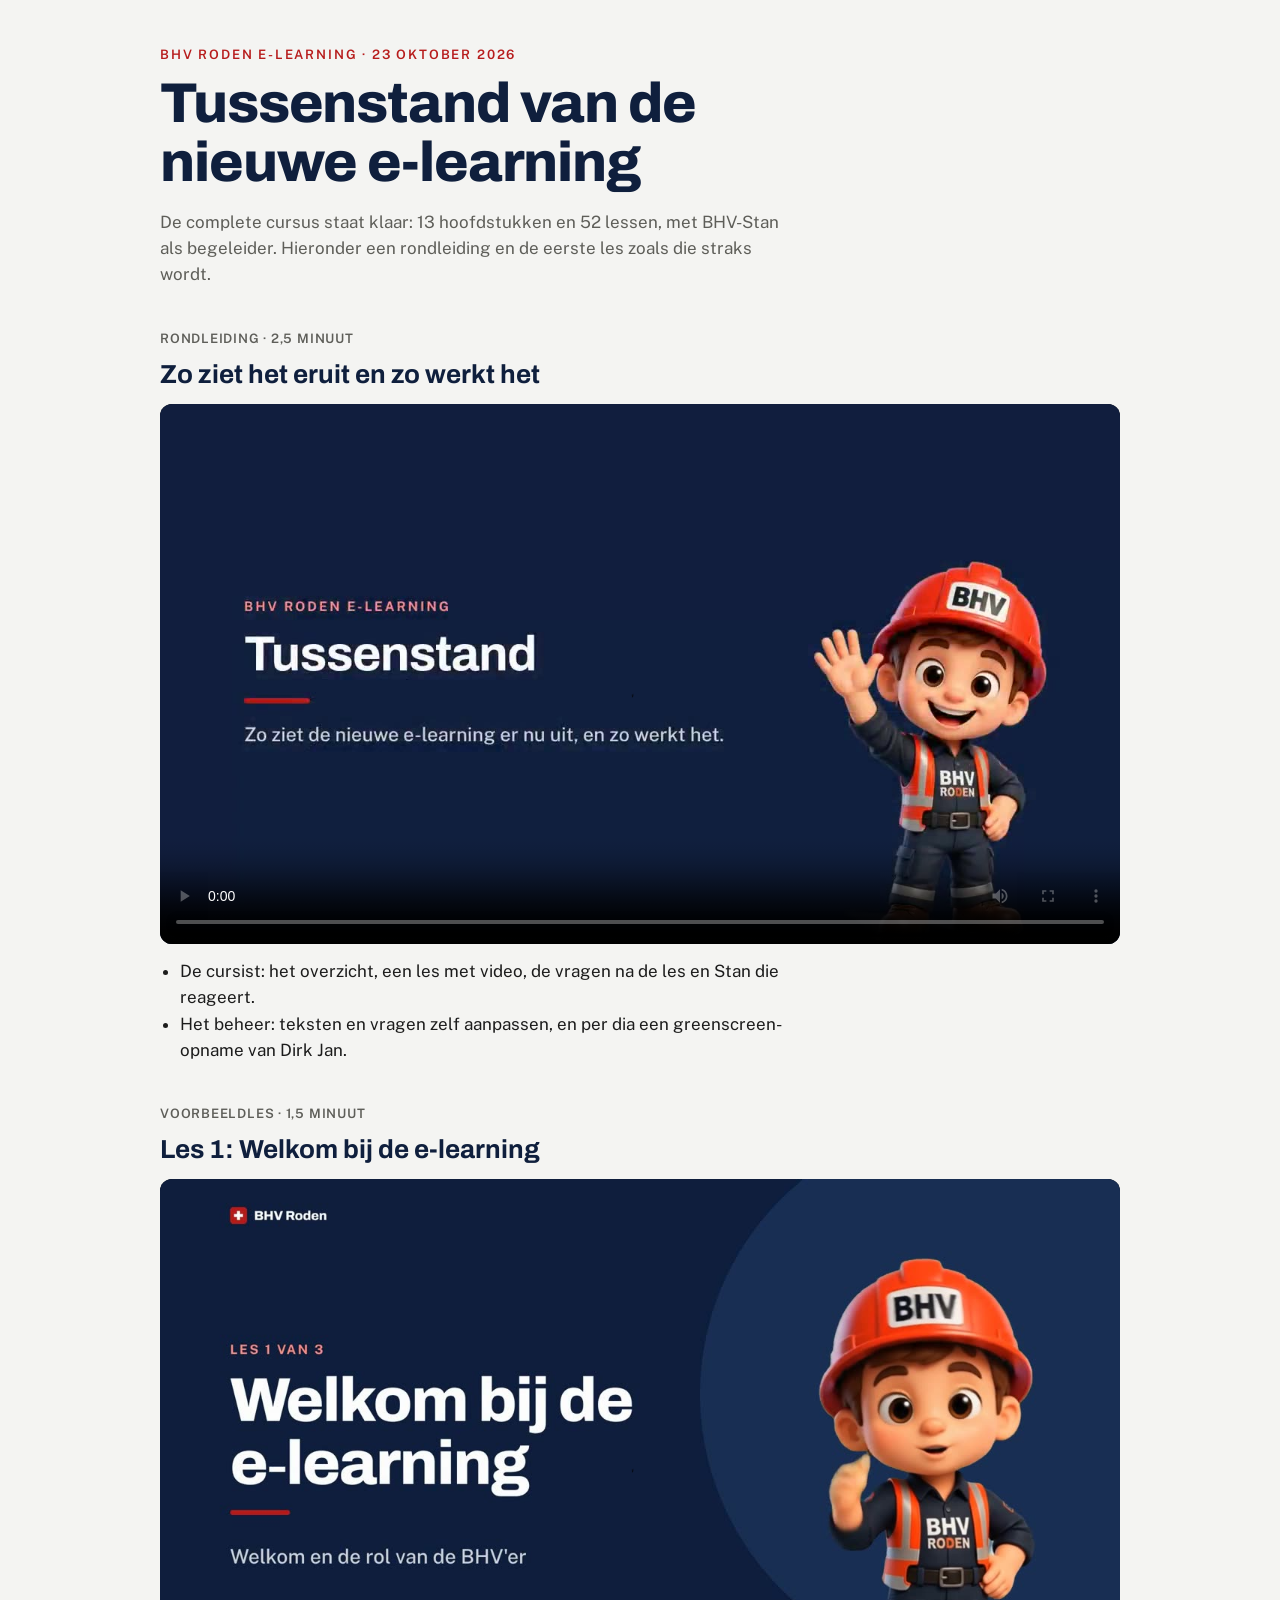
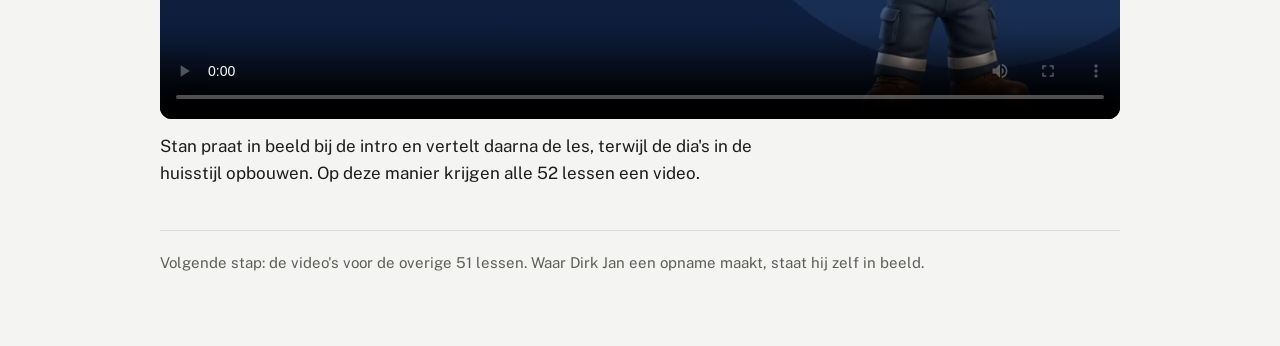
<file: tussenstand/index.html>
<!doctype html>
<html lang="nl"><head><meta charset="utf-8"><meta name="viewport" content="width=device-width, initial-scale=1, viewport-fit=cover"><meta name="robots" content="noindex, nofollow">
<title>BHV Roden tussenstand</title>
<meta name="claude:viewport-fit-sides" content="cover">
<link rel="stylesheet" href="https://fonts.googleapis.com/css2?family=Archivo:wght@700;800&family=Public+Sans:wght@400;500;600&display=swap">
<style>
/* Layout: één kolom, per video een kop, de speler en een korte toelichting */
:root{--bg:#F4F4F2;--kaart:#FFFFFF;--ink:#1C1C1C;--muted:#5E5E59;--navy:#0F1F3D;--rood:#B71C1C;--lijn:#DCDCD8;
--fh:"Archivo","Helvetica Neue",Arial,sans-serif;--fb:"Public Sans","Helvetica Neue",Arial,sans-serif}
@media (prefers-color-scheme: dark){:root:not([data-theme="light"]){--bg:#0C1424;--kaart:#14203A;--ink:#EEF1F6;--muted:#A9B2C3;--navy:#EEF1F6;--rood:#FF6B5E;--lijn:#26365A;color-scheme:dark}}
:root[data-theme="dark"]{--bg:#0C1424;--kaart:#14203A;--ink:#EEF1F6;--muted:#A9B2C3;--navy:#EEF1F6;--rood:#FF6B5E;--lijn:#26365A;color-scheme:dark}
body{background:var(--bg);color:var(--ink);font:400 17px/1.55 var(--fb);padding-left:max(16px,env(safe-area-inset-left,0px));padding-right:max(16px,env(safe-area-inset-right,0px));padding-block:40px 64px}
main{max-width:960px;margin:0 auto;display:flex;flex-direction:column;gap:44px}
header .e{font:600 13px/1 var(--fb);letter-spacing:.14em;text-transform:uppercase;color:var(--rood);margin-bottom:14px}
h1{font:800 clamp(34px,6vw,56px)/1.05 var(--fh);color:var(--navy);margin:0;letter-spacing:-.02em;text-wrap:balance}
header p{max-width:62ch;color:var(--muted);margin:16px 0 0}
section{display:flex;flex-direction:column;gap:14px}
h2{font:700 26px/1.2 var(--fh);color:var(--navy);margin:0;text-wrap:balance}
.duur{font:600 13px/1 var(--fb);color:var(--muted);letter-spacing:.06em;text-transform:uppercase}
video{width:100%;max-width:100%;aspect-ratio:16/9;background:#000;border-radius:12px;display:block}
section p{margin:0;max-width:65ch;color:var(--ink)}
ul{margin:0;padding-left:20px;max-width:65ch}
footer{border-top:1px solid var(--lijn);padding-top:20px;color:var(--muted);font-size:15px}
</style>
</head><body><main>
<header>
 <div class="e">BHV Roden e-learning · 23 oktober 2026</div>
 <h1>Tussenstand van de nieuwe e-learning</h1>
 <p>De complete cursus staat klaar: 13 hoofdstukken en 52 lessen, met BHV-Stan als begeleider. Hieronder een rondleiding en de eerste les zoals die straks wordt.</p>
</header>
<section>
 <span class="duur">Rondleiding · 2,5 minuut</span>
 <h2>Zo ziet het eruit en zo werkt het</h2>
 <video controls preload="metadata" playsinline poster="poster1.jpg" src="rondleiding.mp4"></video>
 <ul>
  <li>De cursist: het overzicht, een les met video, de vragen na de les en Stan die reageert.</li>
  <li>Het beheer: teksten en vragen zelf aanpassen, en per dia een greenscreen-opname van Dirk Jan.</li>
 </ul>
</section>
<section>
 <span class="duur">Voorbeeldles · 1,5 minuut</span>
 <h2>Les 1: Welkom bij de e-learning</h2>
 <video controls preload="metadata" playsinline poster="poster2.jpg" src="les1.mp4"></video>
 <p>Stan praat in beeld bij de intro en vertelt daarna de les, terwijl de dia's in de huisstijl opbouwen. Op deze manier krijgen alle 52 lessen een video.</p>
</section>
<footer>Volgende stap: de video's voor de overige 51 lessen. Waar Dirk Jan een opname maakt, staat hij zelf in beeld.</footer>
</main></body>

</html>
</file>
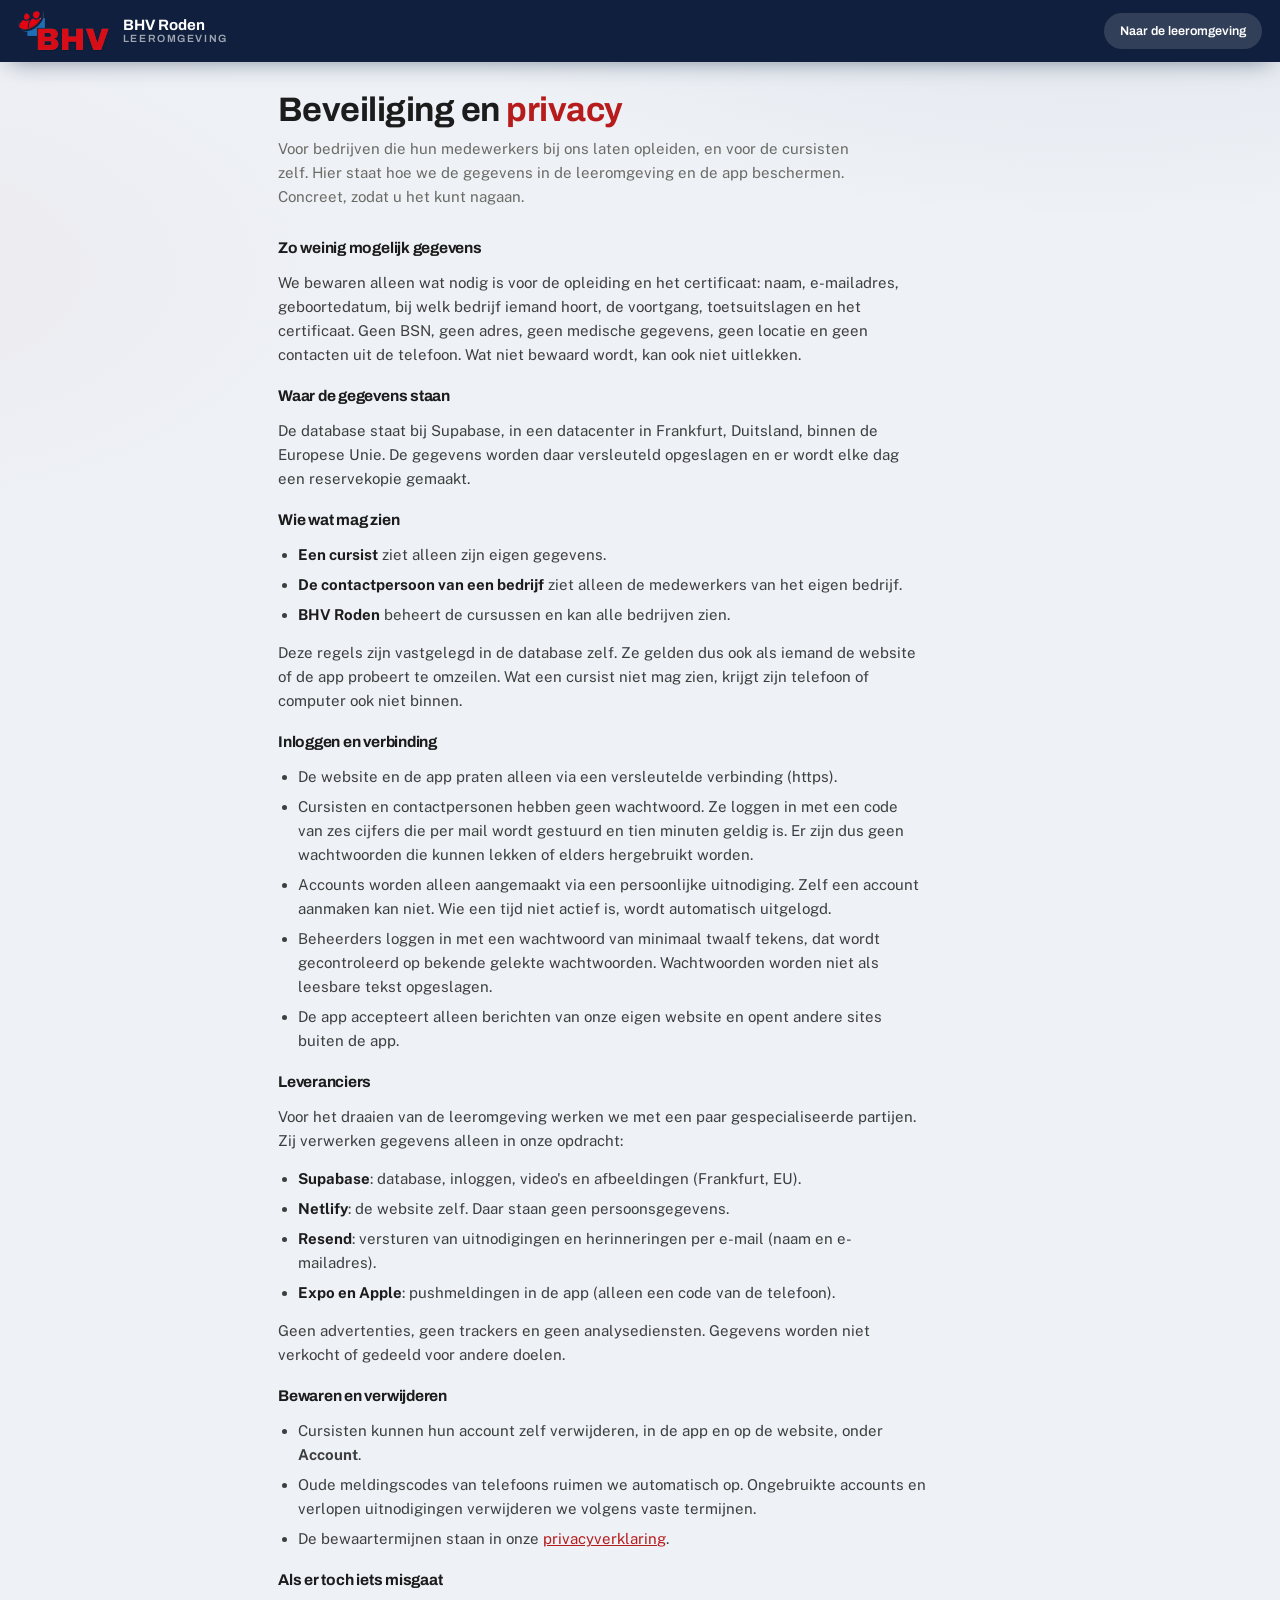
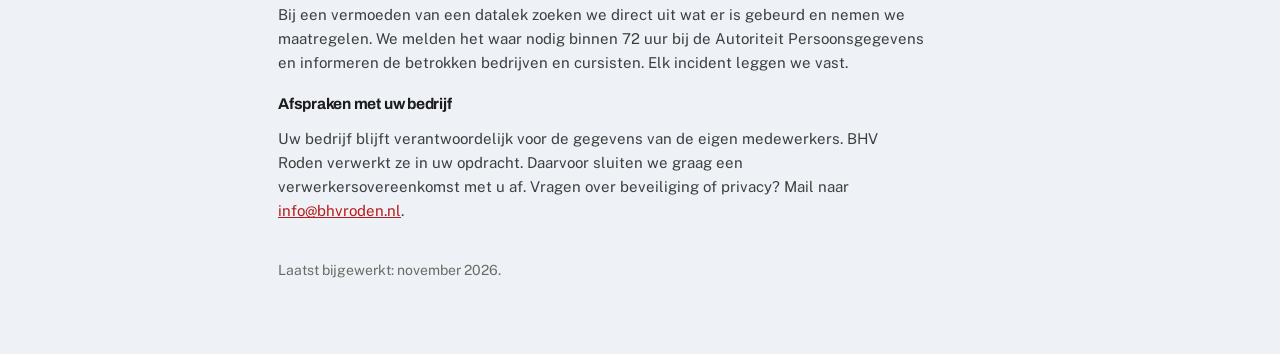
<file: beveiliging.html>
<!DOCTYPE html>
<html lang="nl">
<head>
<meta charset="utf-8">
<meta name="viewport" content="width=device-width, initial-scale=1, viewport-fit=cover">
<title>Beveiliging en privacy, BHV Roden leeromgeving</title>
<link rel="preconnect" href="https://fonts.googleapis.com">
<link rel="preconnect" href="https://fonts.gstatic.com" crossorigin>
<link rel="stylesheet" href="https://fonts.googleapis.com/css2?family=Archivo:wght@600;700&family=Public+Sans:wght@400;500;600;700&display=swap">
<link rel="stylesheet" href="style.css">
</head>
<body>

<header class="balk">
  <img src="img/logo-bhv-kop.png" alt="BHV Roden">
  <span class="naam">BHV Roden<span>Leeromgeving</span></span>
  <span class="rechts">
    <a class="knop-licht" href="index.html" style="text-decoration:none">Naar de leeromgeving</a>
  </span>
</header>

<div class="wrap wrap-smal">
  <div class="kop">
    <h1>Beveiliging en <em>privacy</em></h1>
    <p>Voor bedrijven die hun medewerkers bij ons laten opleiden, en voor de cursisten zelf. Hier staat hoe
      we de gegevens in de leeromgeving en de app beschermen. Concreet, zodat u het kunt nagaan.</p>
  </div>

  <div class="proza">
    <h3>Zo weinig mogelijk gegevens</h3>
    <p>We bewaren alleen wat nodig is voor de opleiding en het certificaat: naam, e-mailadres,
      geboortedatum, bij welk bedrijf iemand hoort, de voortgang, toetsuitslagen en het certificaat.
      Geen BSN, geen adres, geen medische gegevens, geen locatie en geen contacten uit de telefoon.
      Wat niet bewaard wordt, kan ook niet uitlekken.</p>

    <h3>Waar de gegevens staan</h3>
    <p>De database staat bij Supabase, in een datacenter in Frankfurt, Duitsland, binnen de Europese Unie. De gegevens worden daar
      versleuteld opgeslagen en er wordt elke dag een reservekopie gemaakt.</p>

    <h3>Wie wat mag zien</h3>
    <ul>
      <li><strong>Een cursist</strong> ziet alleen zijn eigen gegevens.</li>
      <li><strong>De contactpersoon van een bedrijf</strong> ziet alleen de medewerkers van het eigen bedrijf.</li>
      <li><strong>BHV Roden</strong> beheert de cursussen en kan alle bedrijven zien.</li>
    </ul>
    <p>Deze regels zijn vastgelegd in de database zelf. Ze gelden dus ook als iemand de website of de app
      probeert te omzeilen. Wat een cursist niet mag zien, krijgt zijn telefoon of computer ook niet binnen.</p>

    <h3>Inloggen en verbinding</h3>
    <ul>
      <li>De website en de app praten alleen via een versleutelde verbinding (https).</li>
      <li>Cursisten en contactpersonen hebben geen wachtwoord. Ze loggen in met een code van zes cijfers die per
        mail wordt gestuurd en tien minuten geldig is. Er zijn dus geen wachtwoorden die kunnen lekken of
        elders hergebruikt worden.</li>
      <li>Accounts worden alleen aangemaakt via een persoonlijke uitnodiging. Zelf een account aanmaken kan niet.
        Wie een tijd niet actief is, wordt automatisch uitgelogd.</li>
      <li>Beheerders loggen in met een wachtwoord van minimaal twaalf tekens, dat wordt gecontroleerd op bekende
        gelekte wachtwoorden. Wachtwoorden worden niet als leesbare tekst opgeslagen.</li>
      <li>De app accepteert alleen berichten van onze eigen website en opent andere sites buiten de app.</li>
    </ul>

    <h3>Leveranciers</h3>
    <p>Voor het draaien van de leeromgeving werken we met een paar gespecialiseerde partijen. Zij verwerken
      gegevens alleen in onze opdracht:</p>
    <ul>
      <li><strong>Supabase</strong>: database, inloggen, video's en afbeeldingen (Frankfurt, EU).</li>
      <li><strong>Netlify</strong>: de website zelf. Daar staan geen persoonsgegevens.</li>
      <li><strong>Resend</strong>: versturen van uitnodigingen en herinneringen per e-mail (naam en e-mailadres).</li>
      <li><strong>Expo en Apple</strong>: pushmeldingen in de app (alleen een code van de telefoon).</li>
    </ul>
    <p>Geen advertenties, geen trackers en geen analysediensten. Gegevens worden niet verkocht of gedeeld
      voor andere doelen.</p>

    <h3>Bewaren en verwijderen</h3>
    <ul>
      <li>Cursisten kunnen hun account zelf verwijderen, in de app en op de website, onder <b>Account</b>.</li>
      <li>Oude meldingscodes van telefoons ruimen we automatisch op. Ongebruikte accounts en verlopen uitnodigingen verwijderen we volgens vaste termijnen.</li>
      <li>De bewaartermijnen staan in onze <a href="privacy.html">privacyverklaring</a>.</li>
    </ul>

    <h3>Als er toch iets misgaat</h3>
    <p>Bij een vermoeden van een datalek zoeken we direct uit wat er is gebeurd en nemen we maatregelen.
      We melden het waar nodig binnen 72 uur bij de Autoriteit Persoonsgegevens en informeren de
      betrokken bedrijven en cursisten. Elk incident leggen we vast.</p>

    <h3>Afspraken met uw bedrijf</h3>
    <p>Uw bedrijf blijft verantwoordelijk voor de gegevens van de eigen medewerkers. BHV Roden verwerkt ze
      in uw opdracht. Daarvoor sluiten we graag een verwerkersovereenkomst met u af. Vragen over
      beveiliging of privacy? Mail naar <a href="mailto:info@bhvroden.nl">info@bhvroden.nl</a>.</p>

    <p class="lead" style="margin-top:22px">Laatst bijgewerkt: november 2026.</p>
  </div>
</div>

</body>
</html>
</file>
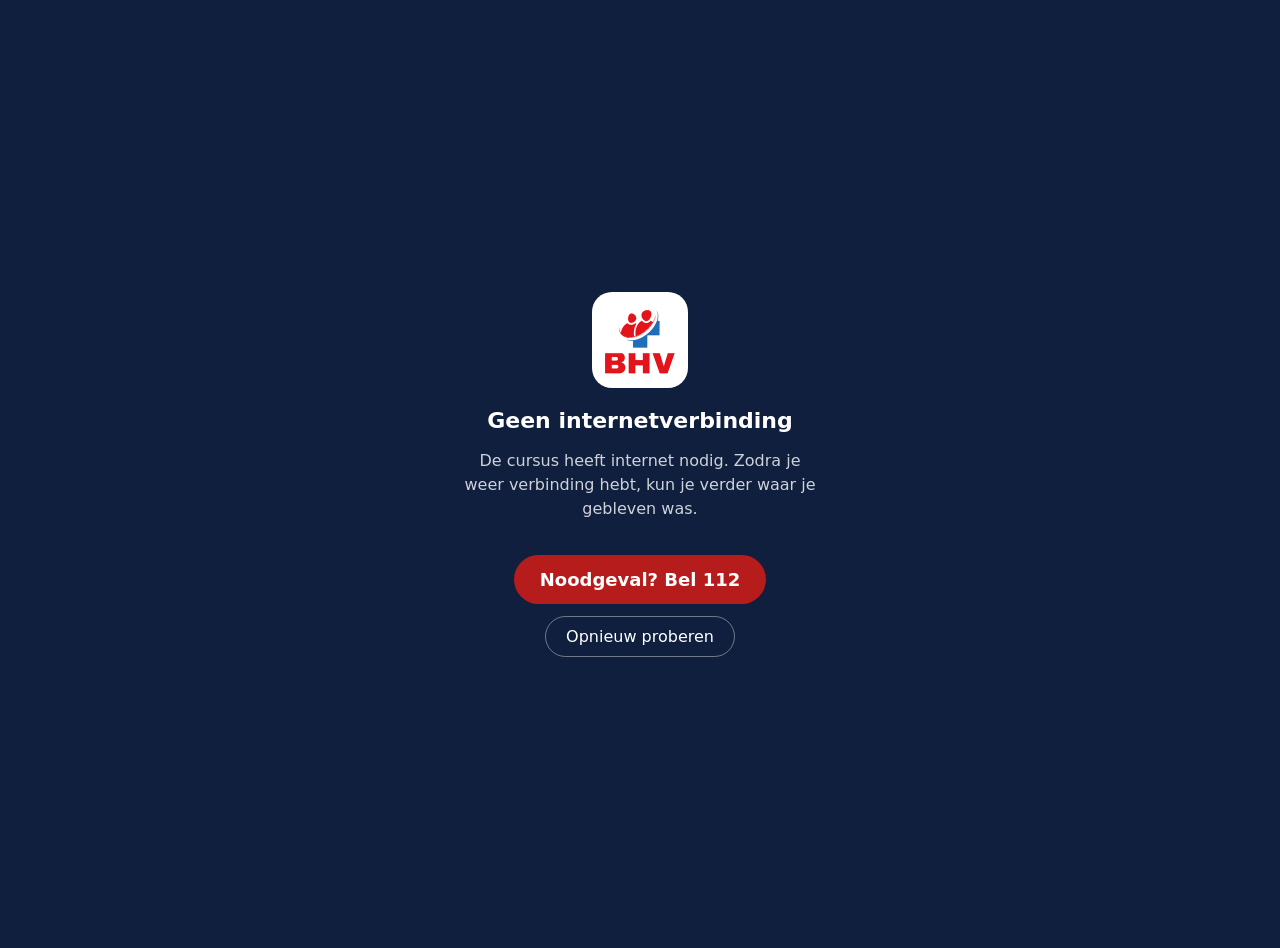
<file: offline.html>
<!DOCTYPE html>
<html lang="nl"><head><meta charset="utf-8"><meta name="viewport" content="width=device-width, initial-scale=1">
<title>Geen internet, BHV Roden</title>
<style>body{margin:0;min-height:100vh;display:flex;align-items:center;justify-content:center;background:#0F1F3D;color:#fff;font-family:system-ui,-apple-system,sans-serif;text-align:center;padding:24px}
.k{max-width:360px}h1{font-size:22px;margin:16px 0 8px}p{opacity:.8;line-height:1.5}
a.b{display:inline-block;margin-top:18px;background:#B71C1C;color:#fff;text-decoration:none;font-weight:700;padding:14px 26px;border-radius:40px;font-size:18px}
button{margin-top:12px;background:transparent;border:1px solid rgba(255,255,255,.4);color:#fff;padding:10px 20px;border-radius:30px;font:inherit}</style></head>
<body><div class="k"><img src="/img/app/icon-192.png" width="96" height="96" alt="" style="border-radius:20px">
<h1>Geen internetverbinding</h1><p>De cursus heeft internet nodig. Zodra je weer verbinding hebt, kun je verder waar je gebleven was.</p>
<a class="b" href="tel:112">Noodgeval? Bel 112</a><br><button onclick="location.reload()">Opnieuw proberen</button></div></body></html>
</file>
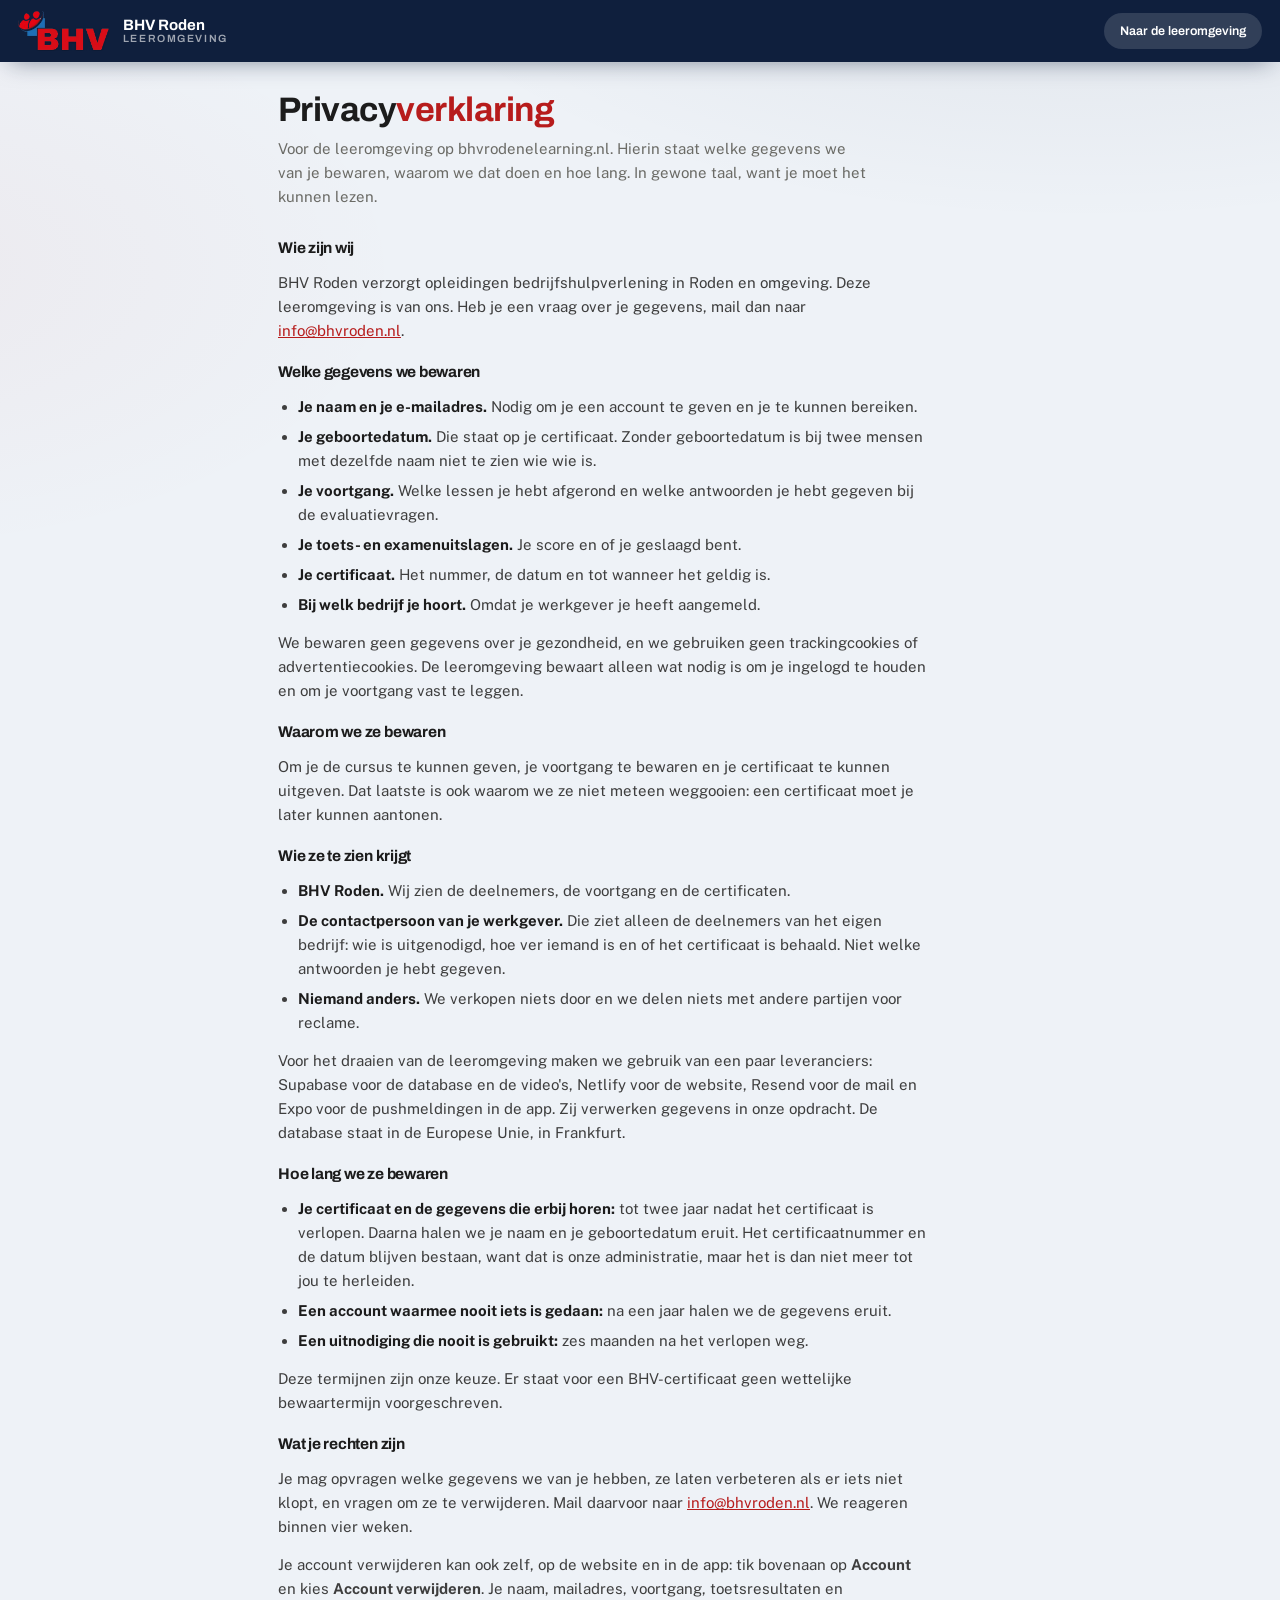
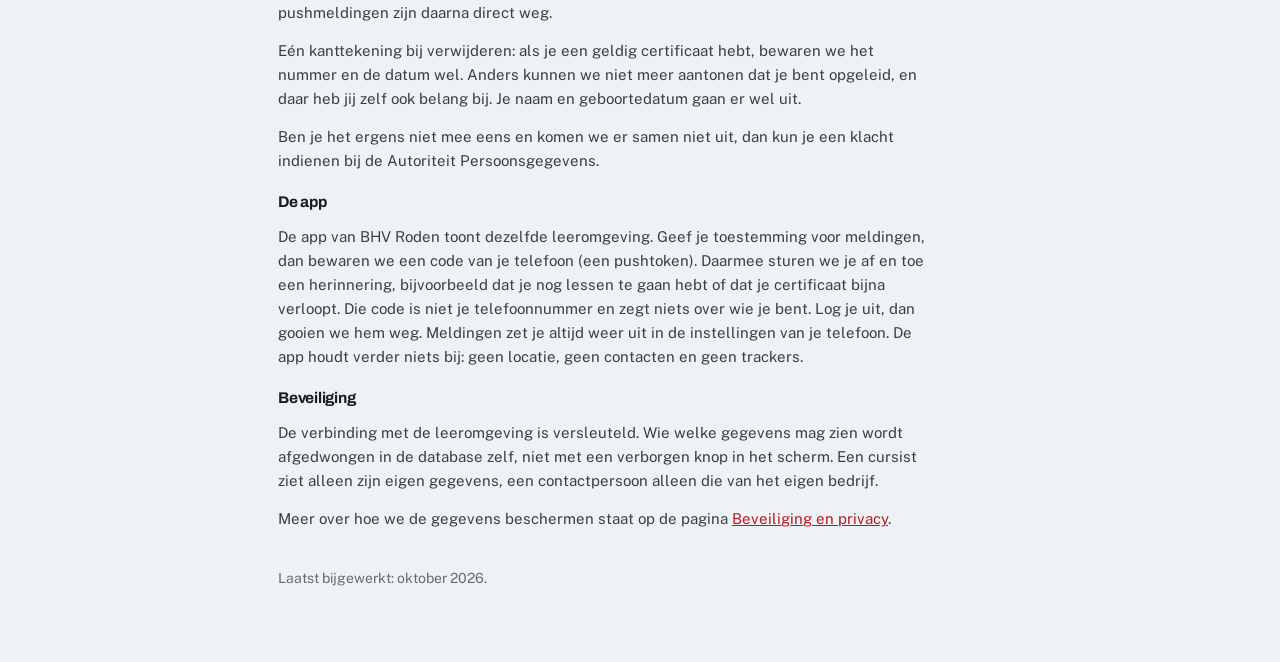
<file: privacy.html>
<!DOCTYPE html>
<html lang="nl">
<head>
<meta charset="utf-8">
<meta name="viewport" content="width=device-width, initial-scale=1, viewport-fit=cover">
<title>Privacyverklaring, BHV Roden leeromgeving</title>
<link rel="preconnect" href="https://fonts.googleapis.com">
<link rel="preconnect" href="https://fonts.gstatic.com" crossorigin>
<link rel="stylesheet" href="https://fonts.googleapis.com/css2?family=Archivo:wght@600;700&family=Public+Sans:wght@400;500;600;700&display=swap">
<link rel="stylesheet" href="style.css">
</head>
<body>

<header class="balk">
  <img src="img/logo-bhv-kop.png" alt="BHV Roden">
  <span class="naam">BHV Roden<span>Leeromgeving</span></span>
  <span class="rechts">
    <a class="knop-licht" href="index.html" style="text-decoration:none">Naar de leeromgeving</a>
  </span>
</header>

<div class="wrap wrap-smal">
  <div class="kop">
    <h1>Privacy<em>verklaring</em></h1>
    <p>Voor de leeromgeving op bhvrodenelearning.nl. Hierin staat welke gegevens we van je bewaren,
      waarom we dat doen en hoe lang. In gewone taal, want je moet het kunnen lezen.</p>
  </div>

  <div class="proza">
    <h3>Wie zijn wij</h3>
    <p>BHV Roden verzorgt opleidingen bedrijfshulpverlening in Roden en omgeving. Deze leeromgeving is van
      ons. Heb je een vraag over je gegevens, mail dan naar
      <a href="mailto:info@bhvroden.nl">info@bhvroden.nl</a>.</p>

    <h3>Welke gegevens we bewaren</h3>
    <ul>
      <li><strong>Je naam en je e-mailadres.</strong> Nodig om je een account te geven en je te kunnen bereiken.</li>
      <li><strong>Je geboortedatum.</strong> Die staat op je certificaat. Zonder geboortedatum is bij twee
        mensen met dezelfde naam niet te zien wie wie is.</li>
      <li><strong>Je voortgang.</strong> Welke lessen je hebt afgerond en welke antwoorden je hebt gegeven
        bij de evaluatievragen.</li>
      <li><strong>Je toets- en examenuitslagen.</strong> Je score en of je geslaagd bent.</li>
      <li><strong>Je certificaat.</strong> Het nummer, de datum en tot wanneer het geldig is.</li>
      <li><strong>Bij welk bedrijf je hoort.</strong> Omdat je werkgever je heeft aangemeld.</li>
    </ul>
    <p>We bewaren geen gegevens over je gezondheid, en we gebruiken geen trackingcookies of
      advertentiecookies. De leeromgeving bewaart alleen wat nodig is om je ingelogd te houden en om je
      voortgang vast te leggen.</p>

    <h3>Waarom we ze bewaren</h3>
    <p>Om je de cursus te kunnen geven, je voortgang te bewaren en je certificaat te kunnen uitgeven. Dat
      laatste is ook waarom we ze niet meteen weggooien: een certificaat moet je later kunnen aantonen.</p>

    <h3>Wie ze te zien krijgt</h3>
    <ul>
      <li><strong>BHV Roden.</strong> Wij zien de deelnemers, de voortgang en de certificaten.</li>
      <li><strong>De contactpersoon van je werkgever.</strong> Die ziet alleen de deelnemers van het eigen
        bedrijf: wie is uitgenodigd, hoe ver iemand is en of het certificaat is behaald. Niet welke
        antwoorden je hebt gegeven.</li>
      <li><strong>Niemand anders.</strong> We verkopen niets door en we delen niets met andere partijen
        voor reclame.</li>
    </ul>
    <p>Voor het draaien van de leeromgeving maken we gebruik van een paar leveranciers: Supabase voor de
      database en de video's, Netlify voor de website, Resend voor de mail en Expo voor de pushmeldingen in de app. Zij verwerken
      gegevens in onze opdracht. De database staat in de Europese Unie, in Frankfurt.</p>

    <h3>Hoe lang we ze bewaren</h3>
    <ul>
      <li><strong>Je certificaat en de gegevens die erbij horen:</strong> tot twee jaar nadat het
        certificaat is verlopen. Daarna halen we je naam en je geboortedatum eruit. Het certificaatnummer
        en de datum blijven bestaan, want dat is onze administratie, maar het is dan niet meer tot jou te
        herleiden.</li>
      <li><strong>Een account waarmee nooit iets is gedaan:</strong> na een jaar halen we de gegevens eruit.</li>
      <li><strong>Een uitnodiging die nooit is gebruikt:</strong> zes maanden na het verlopen weg.</li>
    </ul>
    <p>Deze termijnen zijn onze keuze. Er staat voor een BHV-certificaat geen wettelijke bewaartermijn
      voorgeschreven.</p>

    <h3>Wat je rechten zijn</h3>
    <p>Je mag opvragen welke gegevens we van je hebben, ze laten verbeteren als er iets niet klopt, en
      vragen om ze te verwijderen. Mail daarvoor naar <a href="mailto:info@bhvroden.nl">info@bhvroden.nl</a>.
      We reageren binnen vier weken.</p>
    <p>Je account verwijderen kan ook zelf, op de website en in de app: tik bovenaan op <b>Account</b> en
      kies <b>Account verwijderen</b>. Je naam, mailadres, voortgang, toetsresultaten en pushmeldingen zijn
      daarna direct weg.</p>
    <p>Eén kanttekening bij verwijderen: als je een geldig certificaat hebt, bewaren we het nummer en de
      datum wel. Anders kunnen we niet meer aantonen dat je bent opgeleid, en daar heb jij zelf ook belang
      bij. Je naam en geboortedatum gaan er wel uit.</p>
    <p>Ben je het ergens niet mee eens en komen we er samen niet uit, dan kun je een klacht indienen bij de
      Autoriteit Persoonsgegevens.</p>

    <h3>De app</h3>
    <p>De app van BHV Roden toont dezelfde leeromgeving. Geef je toestemming voor meldingen, dan bewaren we
      een code van je telefoon (een pushtoken). Daarmee sturen we je af en toe een herinnering, bijvoorbeeld
      dat je nog lessen te gaan hebt of dat je certificaat bijna verloopt. Die code is niet je
      telefoonnummer en zegt niets over wie je bent. Log je uit, dan gooien we hem weg. Meldingen zet je
      altijd weer uit in de instellingen van je telefoon. De app houdt verder niets bij: geen locatie,
      geen contacten en geen trackers.</p>

    <h3>Beveiliging</h3>
    <p>De verbinding met de leeromgeving is versleuteld. Wie welke gegevens mag zien wordt afgedwongen in de
      database zelf, niet met een verborgen knop in het scherm. Een cursist ziet alleen zijn eigen
      gegevens, een contactpersoon alleen die van het eigen bedrijf.</p>
    <p>Meer over hoe we de gegevens beschermen staat op de pagina <a href="beveiliging.html">Beveiliging en privacy</a>.</p>

    <p class="lead" style="margin-top:22px">Laatst bijgewerkt: oktober 2026.</p>
  </div>
</div>

</body>
</html>
</file>
<file: style.css>
/* =====================================================================
   BHV Roden leeromgeving
   Huisstijl van BHV Roden. Klantkleuren komen later via [data-brand].
   ===================================================================== */

:root{
  --ground:#F4F4F2;
  --surface:#FFFFFF;
  --surface-2:#EDEDEA;
  --ink:#1C1C1C;
  --ink-2:#3E3E3E;
  --muted:#6B6B66;
  --line:#DCDCD8;
  --line-2:#C4C4BE;
  --ok:#1B7A3E;
  --ok-soft:#E6F3EA;
  --warn:#8A5D00;
  --warn-soft:#FAF0DA;
  --err:#B5352A;
  --err-soft:#FAEAE8;
  --sh-1:0 1px 2px rgba(20,25,30,.06);
  --sh-2:0 2px 14px rgba(20,25,30,.08);
  --sh-3:0 14px 44px rgba(15,31,61,.16);
  --fh:"Archivo","Helvetica Neue",Helvetica,Arial,sans-serif;
  --fb:"Public Sans","Helvetica Neue",Helvetica,Arial,sans-serif;
  --p:#0F1F3D; --p2:#1A2F56; --p-ink:#FFFFFF;
  --a:#B71C1C; --a2:#8F1414; --a-ink:#FFFFFF; --a-soft:#FBEAEA;
  --tint:#EEF1F6;
  --rad:50px;
  --radc:4px;
  --waas-rgb:15,31,61;
  color-scheme:light;
}

*{box-sizing:border-box}
[hidden]{display:none!important}
html,body{margin:0}
body{
  background:var(--ground);color:var(--ink);font-family:var(--fb);
  font-size:15px;line-height:1.6;-webkit-font-smoothing:antialiased;
  padding-top:env(safe-area-inset-top,0px);
  padding-bottom:env(safe-area-inset-bottom,0px);
}
h1,h2,h3,h4{margin:0;font-family:var(--fh);font-weight:700;line-height:1.16;letter-spacing:-.015em;text-wrap:balance}
p{margin:0}
img{max-width:100%;display:block}
button{font:inherit;color:inherit;cursor:pointer;font-family:var(--fb)}
input,select,textarea{font:inherit;font-family:var(--fb)}
a{color:var(--a)}
:focus-visible{outline:2px solid var(--a);outline-offset:2px}
@media (prefers-reduced-motion:reduce){*{animation:none!important;transition:none!important}}

.eyebrow{font-family:var(--fh);font-size:11px;font-weight:700;letter-spacing:.14em;text-transform:uppercase;color:var(--muted)}
.tnum{font-variant-numeric:tabular-nums}
.sp{margin-left:auto}
@media (max-width:600px){.btn-row .sp{margin-left:0;flex-basis:100%;height:0}}

/* ---------------- knoppen ---------------- */
.btn{
  display:inline-flex;align-items:center;justify-content:center;gap:9px;
  border-radius:var(--rad);padding:11px 22px;border:1.5px solid transparent;
  font-family:var(--fh);font-size:13.5px;font-weight:600;
  transition:background .14s,border-color .14s,color .14s,opacity .14s;
}
.btn svg{width:15px;height:15px;flex:none}
.btn-a{background:var(--a);color:var(--a-ink)}
.btn-a:hover:not(:disabled){background:var(--a2)}
.btn-p{background:var(--p);color:var(--p-ink)}
.btn-p:hover:not(:disabled){background:var(--p2)}
.btn-g{background:var(--surface);border-color:var(--line-2);color:var(--ink)}
.btn-g:hover:not(:disabled){background:var(--surface-2)}
.btn-sm{padding:8px 16px;font-size:12.5px}
.btn:disabled{opacity:.42;cursor:not-allowed}
.btn-row{display:flex;gap:10px;flex-wrap:wrap;align-items:center}
.btn-blok{width:100%}

/* ---------------- inloggen ---------------- */
.wrap{max-width:1180px;margin:0 auto;padding-inline:18px;padding-block:28px 72px}
.wrap-smal{max-width:760px}
#scherm-login .wrap{max-width:1000px;padding-block:6vh 8vh}

.auth{
  display:grid;grid-template-columns:1fr 1fr;min-height:520px;
  background:var(--surface);border:1px solid var(--line);border-radius:var(--radc);
  overflow:hidden;box-shadow:var(--sh-2);
}
.auth>*{min-width:0}
@media (max-width:840px){.auth{grid-template-columns:1fr;min-height:0}.auth-foto{min-height:190px}}
.auth-foto{position:relative;background:var(--p)}
.auth-foto img{position:absolute;inset:0;width:100%;height:100%;object-fit:cover}
.waas{position:absolute;inset:0;background:linear-gradient(200deg,rgba(var(--waas-rgb),.18) 0%,rgba(var(--waas-rgb),.86) 78%)}
.bij{position:absolute;left:0;right:0;bottom:0;padding:28px;color:#fff}
.bij h3{font-size:22px;line-height:1.25;margin-bottom:8px}
.bij p{font-size:13.5px;opacity:.82;max-width:34ch}
@media (max-width:840px){.bij{padding:18px}.bij h3{font-size:18px}}
.auth-form{padding:36px;display:flex;flex-direction:column;gap:16px;justify-content:center}
@media (max-width:520px){.auth-form{padding:22px}}
.auth-form .logo{height:38px;width:auto;align-self:flex-start;margin-bottom:2px}
.auth-form h2{font-size:23px}
.lead{font-size:14px;color:var(--muted)}

/* ---------------- velden ---------------- */
.veld{display:flex;flex-direction:column;gap:6px}
.veld label{font-size:12.5px;font-weight:700;color:var(--ink-2)}
.veld input,.veld select{
  background:var(--ground);border:1px solid var(--line-2);border-radius:var(--radc);
  padding:11px 13px;font-size:16px;color:var(--ink);width:100%;
}
.veld input:focus,.veld select:focus{outline:2px solid var(--a);outline-offset:-1px;border-color:var(--a)}
.veld .hint{font-size:12px;color:var(--muted)}
.veld-rij{display:flex;gap:12px;flex-wrap:wrap}
.veld-rij>*{flex:1 1 150px;min-width:0}

.fout{border-left:3px solid var(--err);background:var(--err-soft);padding:12px 15px;font-size:13.5px;color:#8E2A21;border-radius:0 var(--radc) var(--radc) 0}
.fout b{display:block;color:#7A241C;margin-bottom:3px}
.goed{border-left:3px solid var(--ok);background:var(--ok-soft);padding:12px 15px;font-size:13.5px;color:#14612F;border-radius:0 var(--radc) var(--radc) 0}
.goed b{display:block;margin-bottom:3px}
.let{border-left:3px solid var(--warn);background:var(--warn-soft);padding:12px 15px;font-size:13.5px;color:#4A3200;border-radius:0 var(--radc) var(--radc) 0}
.let b{display:block;margin-bottom:3px}
.let.mis{border-left-color:var(--err);background:var(--err-soft);color:#5A1A13}
.klein{font-size:12px;line-height:1.55;margin-top:5px}
.mis-tekst{color:var(--err);word-break:break-word}

/* ---------------- balk bovenin ---------------- */
.melding-balk{background:#1C1C1C;color:#EDEDEA;font-size:12.5px;padding:9px 16px;text-align:center}
.melding-balk b{color:#fff}

.balk{
  position:sticky;top:0;z-index:60;background:var(--p);color:var(--p-ink);
  display:flex;align-items:center;gap:14px;padding:0 18px;min-height:62px;flex-wrap:wrap;
}
.balk>img{height:34px;width:auto;border-radius:3px;background:#fff;padding:3px 5px;flex:none}
.balk .naam{font-family:var(--fh);font-size:15px;font-weight:700;line-height:1.1;margin-right:auto}
.balk .naam span{display:block;font-size:10.5px;letter-spacing:.15em;text-transform:uppercase;opacity:.6;font-weight:600}
.balk .rechts{display:flex;align-items:center;gap:12px;flex-wrap:wrap}
.balk .wie{font-size:13px;font-weight:600;line-height:1.2;text-align:right}
.balk .wie span{display:block;font-size:11.5px;opacity:.62;font-weight:400}
.knop-licht{background:rgba(255,255,255,.14);border:0;border-radius:var(--rad);padding:8px 16px;color:#fff;font-family:var(--fh);font-size:12.5px;font-weight:600}
.knop-licht:hover{background:rgba(255,255,255,.24)}
@media (max-width:620px){
  .balk{padding:10px 14px;min-height:0;gap:8px}
  .balk .wie{display:none}
  .balk>img{height:28px}
  .balk .naam{font-size:13.5px}
  .balk .naam span{font-size:9.5px}
  .knop-licht{padding:7px 13px;font-size:12px}
}

/* ---------------- koppen ---------------- */
.kop{display:flex;flex-direction:column;gap:8px;margin-bottom:24px}
.kop h1{font-size:clamp(24px,4.2vw,34px)}
.kop h1 em{font-style:normal;color:var(--a)}
.kop p{color:var(--muted);max-width:66ch}

.terug{background:none;border:0;padding:0 0 14px;color:var(--muted);font-size:13px;font-weight:600;display:inline-flex;gap:7px;align-items:center}
.terug:hover{color:var(--ink)}
.terug svg{width:13px;height:13px}


/* ---------------- video ---------------- */
.videos{display:flex;flex-direction:column;gap:26px;margin-bottom:28px}
.videoblok{display:flex;flex-direction:column;gap:10px}
.videokop{display:flex;align-items:baseline;gap:12px;flex-wrap:wrap}
.videokop h3{font-size:16px}
.videokop .lead{font-size:12.5px}
.video{position:relative;padding-top:56.25%;background:#0D1520;border:1px solid var(--line);border-radius:var(--radc);overflow:hidden;box-shadow:var(--sh-1)}
.video iframe,.video video{position:absolute;inset:0;width:100%;height:100%;border:0;background:#0D1520}
@media (max-width:600px){.videos{gap:20px}.videokop h3{font-size:15px}}


/* ---------------- meekijken als een klant ---------------- */
.kijkbalk{
  display:flex;align-items:center;gap:12px;flex-wrap:wrap;
  background:var(--surface);border:1px solid var(--line-2);border-radius:var(--radc);
  padding:12px 16px;margin-bottom:20px;box-shadow:var(--sh-1);
}
.kijkbalk .wat{font-size:13.5px;color:var(--muted);font-weight:600}
.kijkbalk .wat b{color:var(--ink)}
.kijkbalk select{
  background:var(--ground);border:1px solid var(--line-2);border-radius:var(--radc);
  padding:9px 12px;font-size:15px;color:var(--ink);min-width:0;max-width:100%;
}
.kijkbalk .rest{margin-left:auto;display:flex;gap:10px;align-items:center;flex-wrap:wrap}
@media (max-width:620px){.kijkbalk .rest{margin-left:0;width:100%}.kijkbalk select{width:100%}}


/* ---------------- bericht dat blijft staan ---------------- */
.bericht{position:fixed;inset:0;z-index:200;display:grid;place-items:center;padding:20px;background:rgba(15,20,26,.42)}
.bericht-in{background:var(--surface);border-radius:var(--radc);padding:24px 26px;max-width:460px;box-shadow:var(--sh-3);border-top:4px solid var(--err)}
.bericht.goed-bericht .bericht-in{border-top-color:var(--ok)}
.bericht-in b{display:block;font-family:var(--fh);font-size:18px;margin-bottom:8px}
.bericht-in p{font-size:14.5px;color:var(--ink-2);margin-bottom:18px}

/* Goed en fout ook in woorden, niet alleen in kleur */
.optie .merk{display:block;font-family:var(--fh);font-size:10.5px;font-weight:700;letter-spacing:.09em;text-transform:uppercase;margin-top:4px;opacity:.85}
.optie.juist .merk{color:var(--ok)}
.optie.onjuist .merk{color:var(--err)}

.tekstknop{background:none;border:0;padding:0;color:var(--a);font:inherit;font-size:inherit;text-decoration:underline;cursor:pointer}
.tekstknop:hover{color:var(--a2)}

/* ---------------- chips en balkjes ---------------- */
.chip{display:inline-flex;align-items:center;gap:6px;white-space:nowrap;font-family:var(--fh);font-size:10.5px;font-weight:700;letter-spacing:.09em;text-transform:uppercase;padding:4px 10px;border-radius:var(--rad)}
.chip.af{background:var(--ok-soft);color:var(--ok)}
.chip.bezig{background:var(--warn-soft);color:var(--warn)}
.chip.nieuw{background:var(--surface-2);color:var(--muted)}
.chip.mis{background:var(--err-soft);color:var(--err)}
.chip.let{background:var(--warn-soft);color:var(--warn)}

.bar{height:6px;border-radius:50px;background:var(--surface-2);overflow:hidden;display:block}
.bar>span{display:block;height:100%;background:var(--a);border-radius:50px;transition:width .3s ease}
.bar-rij{display:flex;justify-content:space-between;gap:10px;font-size:11.5px;color:var(--muted);font-variant-numeric:tabular-nums}

/* ---------------- dashboard ---------------- */
.hero{position:relative;border-radius:var(--radc);overflow:hidden;min-height:290px;display:flex;align-items:flex-end;margin-bottom:26px;box-shadow:var(--sh-2)}
.hero>img{position:absolute;inset:0;width:100%;height:100%;object-fit:cover}
.hero .waas{background:linear-gradient(180deg,rgba(var(--waas-rgb),.12) 0%,rgba(var(--waas-rgb),.55) 45%,rgba(var(--waas-rgb),.93) 100%)}
.hero-in{position:relative;padding:30px 32px;color:#fff;width:100%;display:flex;gap:26px;align-items:flex-end;flex-wrap:wrap}
@media (max-width:640px){.hero-in{padding:20px}}
.hero-txt{flex:1 1 300px;min-width:0}
.hero-txt .eyebrow{color:rgba(255,255,255,.72)}
.hero-txt h1{font-size:clamp(23px,4.4vw,34px);margin:7px 0 8px;color:#fff}
.hero-txt p{font-size:14.5px;color:rgba(255,255,255,.84);max-width:52ch}
.hero-kaart{flex:0 1 260px;background:rgba(255,255,255,.96);border-radius:var(--radc);padding:18px;display:flex;flex-direction:column;gap:10px;color:var(--ink);box-shadow:var(--sh-2)}
.hero-kaart .k{font-size:12px;color:var(--muted);font-weight:600}
.hero-kaart .v{font-family:var(--fh);font-size:15px;font-weight:700;line-height:1.3}
.hero-kaart .dash-verder{width:100%;justify-content:center;margin-top:4px}
.hero-kaart .dash-volgende{font-size:12.5px;color:var(--muted);line-height:1.35;margin-top:-4px}

.rooster{display:grid;grid-template-columns:repeat(auto-fit,minmax(min(300px,100%),1fr));gap:18px}
.rooster>*{min-width:0}
.kaart{background:var(--surface);border:1px solid var(--line);border-radius:var(--radc);overflow:hidden;display:flex;flex-direction:column;box-shadow:var(--sh-1)}
.kaart-body{padding:16px 18px;display:flex;flex-direction:column;gap:9px;flex:1}
.kaart-body h3{font-size:16px}
.kaart-meta{display:flex;gap:7px;flex-wrap:wrap;font-size:12px;color:var(--muted)}
.kaart-meta span:not(:last-child)::after{content:"\00b7";margin-left:7px}
.kaart-foot{padding:0 18px 18px;display:flex;flex-direction:column;gap:9px}

/* ---------------- lesweergave ---------------- */
.schil{display:grid;grid-template-columns:296px 1fr;gap:26px;align-items:start}
.schil>*{min-width:0}
@media (max-width:940px){.schil{grid-template-columns:1fr}}
.inhoud{background:var(--surface);border:1px solid var(--line);border-radius:var(--radc);overflow:hidden;box-shadow:var(--sh-1)}
@media (min-width:941px){.inhoud{position:sticky;top:78px}}
.inhoud-kop{padding:16px 18px;background:var(--p);color:var(--p-ink)}
.inhoud-kop h4{font-size:14.5px}
.inhoud-kop .sub{font-size:11.5px;opacity:.64;margin-top:2px}
.inhoud-kop .bar{margin-top:12px;background:rgba(255,255,255,.22)}
.inhoud-kop .bar-rij{color:rgba(255,255,255,.72);margin-top:7px}
.inhoud-body{padding:8px;max-height:min(62vh,600px);overflow-y:auto}
@media (max-width:940px){.inhoud-body{max-height:none}}
.toc-knop{display:none}
.proza .lb-foto,.proza .lb-video{margin:18px 0}
.proza .lb-foto img,.proza .lb-video video{display:block;width:100%;border-radius:var(--radc);background:#000}
.proza .lb-foto figcaption,.proza .lb-video figcaption{font-size:13.5px;color:var(--muted);margin-top:8px}
.ih-media{display:block;width:auto;height:auto;max-width:100%;max-height:260px;object-fit:contain;border-radius:8px;margin-bottom:10px;background:#000}
.ih-kies{display:inline-flex;margin-right:10px;cursor:pointer}
/* Op telefoon en tablet: eerst de les, de lijst met lessen eronder en ingeklapt. */
@media (max-width:940px){
  .schil>.inhoud{order:2}
  .inhoud:not(.open) .inhoud-body{display:none}
  .toc-knop{display:block;width:100%;margin-top:12px;padding:10px 12px;border-radius:10px;border:1px solid rgba(255,255,255,.3);background:rgba(255,255,255,.1);color:inherit;font:inherit;font-size:14px;font-weight:600;cursor:pointer}
}
.modlab{font-family:var(--fh);font-size:10.5px;font-weight:700;letter-spacing:.12em;text-transform:uppercase;color:var(--muted);padding:13px 10px 6px}
.tocknop{width:100%;text-align:left;background:none;border:0;border-radius:var(--radc);padding:9px 10px;display:flex;gap:11px;align-items:flex-start;font-size:13.5px;line-height:1.4;color:var(--ink-2)}
.tocknop:hover:not(:disabled){background:var(--surface-2)}
.tocknop:disabled{opacity:.45;cursor:not-allowed}
.tocknop[aria-current="true"]{background:var(--p);color:#fff;font-weight:600}
.tocknop[aria-current="true"] .dur{color:rgba(255,255,255,.66)}
.tocknop .n{flex:none;width:21px;height:21px;border-radius:3px;margin-top:1px;border:1.5px solid var(--line-2);display:grid;place-items:center;font-family:var(--fh);font-size:10.5px;font-weight:700;color:var(--muted);background:var(--surface)}
.tocknop .n.ok{background:var(--ok);border-color:var(--ok);color:#fff}
.tocknop .n.ok svg{width:11px;height:11px}
.tocknop .n.t{border-style:dashed}
.tocknop .dur{display:block;font-size:11.5px;color:var(--muted);font-weight:400;font-variant-numeric:tabular-nums}

.paneel-rij{display:flex;flex-direction:column;gap:20px;min-width:0}

.speler{background:#0A1220;border-radius:var(--radc);overflow:hidden;box-shadow:var(--sh-2)}
.toneel{position:relative;aspect-ratio:16/9;display:grid;place-items:center;overflow:hidden}
.toneel>img{position:absolute;inset:0;width:100%;height:100%;object-fit:cover}
.toneel .waas{background:linear-gradient(180deg,rgba(10,18,32,.4) 0%,rgba(10,18,32,.2) 45%,rgba(10,18,32,.78) 100%)}
.vtag{position:absolute;z-index:2;left:14px;top:14px;font-family:var(--fh);font-size:10px;font-weight:700;letter-spacing:.12em;text-transform:uppercase;color:#fff;background:rgba(10,18,32,.7);padding:5px 10px;border-radius:3px}
.vmelding{position:relative;z-index:2;text-align:center;color:#fff;padding:18px 22px;max-width:40ch;background:rgba(10,18,32,.82);border-radius:var(--radc);margin:0 16px;backdrop-filter:blur(3px)}
.vmelding b{font-family:var(--fh);font-size:15px;display:block;margin-bottom:5px}
.vmelding span{font-size:13px;color:rgba(255,255,255,.75)}
.hoofdstukken{display:flex;background:#0A1220;padding:9px 11px;overflow-x:auto;gap:2px;border-top:1px solid rgba(255,255,255,.08)}
.hoofdstukken span{padding:5px 10px;border-radius:3px;white-space:nowrap;font-size:11.5px;color:rgba(255,255,255,.6);font-variant-numeric:tabular-nums}

.leskop{display:flex;flex-direction:column;gap:7px}
.leskop h2{font-size:clamp(20px,3.6vw,28px)}
.proza{display:flex;flex-direction:column;gap:14px;max-width:66ch;color:var(--ink-2);font-size:15px}
.proza h3{font-family:var(--fh);font-size:15.5px;color:var(--ink);margin-top:6px}
.proza ul{margin:0;padding-left:20px;display:flex;flex-direction:column;gap:6px}
.proza strong{color:var(--ink);font-weight:700}
.uitroep{border-left:3px solid var(--a);background:var(--a-soft);padding:13px 16px;font-size:14px;color:var(--ink);border-radius:0 var(--radc) var(--radc) 0}
.uitroep .eyebrow{color:var(--a2);display:block;margin-bottom:4px}

/* ---------------- blokken en vragen ---------------- */
.blok{background:var(--surface);border:1px solid var(--line);border-radius:var(--radc);padding:22px;display:flex;flex-direction:column;gap:20px;box-shadow:var(--sh-1)}
@media (max-width:520px){.blok{padding:17px}}
.blok-kop{display:flex;justify-content:space-between;align-items:baseline;gap:12px;flex-wrap:wrap}
.blok-kop h3{font-size:16.5px}
.vragen{display:flex;flex-direction:column;gap:26px}
.vraag{display:flex;flex-direction:column;gap:10px}
.vraag-t{font-weight:700;color:var(--ink);font-size:15px;line-height:1.45;font-family:var(--fh)}
.vraag-t .n{color:var(--a);margin-right:9px}
.opties{display:flex;flex-direction:column;gap:8px}
.optie{display:flex;gap:12px;align-items:flex-start;border:1px solid var(--line);background:var(--surface);border-radius:var(--radc);padding:12px 14px;text-align:left;font-size:14.5px;line-height:1.45;color:var(--ink-2);transition:border-color .12s,background .12s;width:100%}
.optie:hover:not(:disabled){border-color:var(--p);background:var(--surface-2)}
.optie:disabled{cursor:default}
.optie .k{flex:none;width:22px;height:22px;border-radius:3px;background:var(--surface-2);border:1px solid var(--line);display:grid;place-items:center;margin-top:1px;font-family:var(--fh);font-size:11px;font-weight:700;color:var(--muted)}
.optie.gekozen{border-color:var(--p);background:var(--tint)}
.optie.gekozen .k{background:var(--p);border-color:var(--p);color:#fff}
.optie.juist{border-color:var(--ok);background:var(--ok-soft);color:var(--ink)}
.optie.juist .k{background:var(--ok);border-color:var(--ok);color:#fff}
.optie.onjuist{border-color:var(--err);background:var(--err-soft);color:var(--ink)}
.optie.onjuist .k{background:var(--err);border-color:var(--err);color:#fff}
.terugkoppeling{font-size:13.5px;line-height:1.55;padding:11px 14px;display:flex;gap:10px;border-radius:var(--radc)}
.terugkoppeling.ja{background:var(--ok-soft);color:#14612F}
.terugkoppeling.nee{background:var(--err-soft);color:#8E2A21}
.terugkoppeling svg{width:15px;height:15px;flex:none;margin-top:3px}
.slot{font-size:13px;color:var(--muted);display:flex;gap:8px;align-items:center}
.slot svg{width:14px;height:14px;flex:none}

/* ---------------- uitslag ---------------- */
.uitslag{border-radius:var(--radc);padding:28px;border:1px solid var(--line);border-top:4px solid var(--line);display:flex;flex-direction:column;gap:13px;align-items:flex-start;background:var(--surface);box-shadow:var(--sh-2)}
@media (max-width:520px){.uitslag{padding:20px}}
.uitslag.geslaagd{border-top-color:var(--ok)}
.uitslag.gezakt{border-top-color:var(--err)}
.score{font-family:var(--fh);font-size:46px;font-weight:700;line-height:1;font-variant-numeric:tabular-nums}
.uitslag.geslaagd .score{color:var(--ok)}
.uitslag.gezakt .score{color:var(--err)}
.uitslag h2{font-size:22px}
.uitslag p{color:var(--ink-2);max-width:58ch;font-size:14.5px}

/* ---------------- certificaat ---------------- */
.cert-scroll{overflow-x:auto;padding:2px}
.cert{background:#fff;color:#1C1C1C;border:1px solid var(--line);padding:40px 44px;min-width:560px;position:relative;box-shadow:var(--sh-3)}
.cert::before{content:"";position:absolute;left:0;top:0;bottom:0;width:9px;background:linear-gradient(180deg,#2071BA 0 62%,#DC091A 62% 100%)}
.cert-top{display:flex;justify-content:space-between;align-items:flex-start;gap:24px;margin-bottom:26px}
.cert-top img{height:46px;width:auto}
.cert-zegel{text-align:right;font-size:11px;color:#6B6B66;line-height:1.7;font-variant-numeric:tabular-nums}
.cert-zegel strong{color:#1C1C1C;font-size:12.5px}
.cert h2{font-family:var(--fh);font-size:12px;font-weight:700;letter-spacing:.22em;text-transform:uppercase;color:#6B6B66}
.cert-naam{font-family:var(--fh);font-size:clamp(27px,4.6vw,38px);font-weight:700;margin:14px 0 6px;letter-spacing:-.025em;color:#003138}
.cert-regel{font-size:14.5px;color:#3E3E3E;max-width:56ch}
.cert-cursus{font-family:var(--fh);font-size:19px;font-weight:700;margin-top:18px;color:#2071BA}
.cert-grid{display:grid;grid-template-columns:repeat(auto-fit,minmax(min(125px,100%),1fr));gap:16px;margin-top:28px;padding-top:20px;border-top:1px solid #DCDCD8}
.cert-grid .k{font-family:var(--fh);font-size:9.5px;letter-spacing:.13em;text-transform:uppercase;color:#6B6B66;font-weight:700}
.cert-grid .v{font-size:13.5px;font-weight:600;font-variant-numeric:tabular-nums;color:#1C1C1C;margin-top:2px}
.cert-foot{margin-top:24px;padding-top:16px;border-top:1px solid #DCDCD8;display:flex;justify-content:space-between;gap:20px;align-items:flex-end;flex-wrap:wrap}
.cert-hand{font-size:11.5px;color:#6B6B66}
.cert-hand img{height:42px;width:auto;margin-bottom:2px}
.cert-hand .lijn{width:170px;border-bottom:1px solid #9A9A94;margin-bottom:6px}

/* ---------------- beheer ---------------- */
.tabs{background:var(--surface);border-bottom:1px solid var(--line);position:sticky;top:62px;z-index:50}
@media (max-width:620px){.tabs{top:0;position:static}}
.tabs-in{max-width:1180px;margin:0 auto;padding:0 18px;display:flex;gap:4px;overflow-x:auto;-webkit-overflow-scrolling:touch}
.tabs button{background:none;border:0;border-bottom:2.5px solid transparent;padding:13px 12px;font-size:13.5px;font-weight:600;color:var(--muted);white-space:nowrap}
.tabs button:hover{color:var(--ink)}
.tabs button[aria-current="true"]{color:var(--ink);border-bottom-color:var(--a)}

.split{display:grid;grid-template-columns:1fr 1fr;gap:20px;align-items:start}
.split>*{min-width:0}
@media (max-width:900px){.split{grid-template-columns:1fr}}

.tegels{display:grid;grid-template-columns:repeat(auto-fit,minmax(min(160px,100%),1fr));gap:14px;margin-bottom:24px}
.tegels>*{min-width:0}
.tegel{background:var(--surface);border:1px solid var(--line);border-radius:var(--radc);padding:16px 18px;display:flex;flex-direction:column;gap:3px;box-shadow:var(--sh-1)}
.tegel .k{font-size:12px;color:var(--muted);font-weight:600}
.tegel .v{font-family:var(--fh);font-size:30px;font-weight:700;line-height:1.1;font-variant-numeric:tabular-nums}
.tegel .s{font-size:11.5px;color:var(--muted)}
.tegel.ok .v{color:var(--ok)}
.tegel.acc .v{color:var(--a2)}
.tegel.let .v{color:var(--warn)}
.tegel.mis .v{color:var(--err)}

.tabel-scroll{overflow-x:auto;background:var(--surface);border:1px solid var(--line);border-radius:var(--radc);box-shadow:var(--sh-1)}
table{border-collapse:collapse;width:100%;min-width:640px;font-size:13.5px}
th{text-align:left;font-family:var(--fh);font-size:10.5px;font-weight:700;letter-spacing:.1em;text-transform:uppercase;color:var(--muted);padding:12px 15px;border-bottom:1px solid var(--line);background:var(--surface-2);white-space:nowrap}
td{padding:11px 15px;border-bottom:1px solid var(--line);vertical-align:middle;color:var(--ink-2)}
tr:last-child td{border-bottom:0}
td.nm{color:var(--ink);font-weight:600;white-space:nowrap}
td.num{font-variant-numeric:tabular-nums;white-space:nowrap}
td .bar{width:92px}
.leeg{padding:30px 18px;text-align:center;color:var(--muted);font-size:14px}

.knoppenrij{display:flex;gap:10px;flex-wrap:wrap;align-items:center;margin-bottom:18px}
.kies{background:var(--surface);border:1px solid var(--line-2);border-radius:var(--radc);padding:9px 12px;font-size:15px;color:var(--ink);min-width:0;max-width:100%}

.plak{background:var(--ground);border:1px solid var(--line-2);border-radius:var(--radc);padding:12px;font-size:14px;line-height:1.6;resize:vertical;color:var(--ink);width:100%;min-height:150px;font-family:ui-monospace,SFMono-Regular,Menlo,Consolas,monospace}

.kleurveld{display:flex;gap:10px;align-items:center}
.kleurveld input[type=color]{width:46px;height:40px;padding:2px;border:1px solid var(--line-2);border-radius:var(--radc);background:var(--surface);flex:none}
.kleurveld input[type=text]{flex:1;min-width:0}

.voorbeeld{border:1px solid var(--line);border-radius:var(--radc);overflow:hidden;box-shadow:var(--sh-1)}
.voorbeeld .vb-balk{padding:14px 16px;display:flex;align-items:center;gap:11px;color:#fff}
.voorbeeld .vb-naam{font-family:var(--fh);font-weight:700;font-size:14px}
.voorbeeld .vb-body{padding:16px;background:var(--surface);display:flex;flex-direction:column;gap:11px}
.voorbeeld .vb-knop{display:inline-block;padding:9px 18px;color:#fff;font-family:var(--fh);font-size:13px;font-weight:600;align-self:flex-start}

.link-lijst{display:flex;flex-direction:column;gap:8px;max-height:320px;overflow-y:auto}
.link-rij{display:flex;gap:10px;align-items:center;background:var(--ground);border:1px solid var(--line);border-radius:var(--radc);padding:9px 12px;font-size:13px}
.link-rij .adres{flex:1;min-width:0;overflow:hidden;text-overflow:ellipsis;white-space:nowrap;font-family:ui-monospace,Menlo,Consolas,monospace;font-size:11.5px;color:var(--muted);text-decoration:none}
.link-rij .adres:hover{color:var(--a);text-decoration:underline}
#u-alles{min-height:0;font-size:12px;line-height:1.5}
.link-rij .wie{font-weight:600;color:var(--ink);white-space:nowrap}
.mini{border:1px solid var(--line-2);background:var(--surface);border-radius:var(--rad);padding:5px 13px;font-size:12px;font-weight:600;color:var(--ink);white-space:nowrap;flex:none}
.mini:hover{background:var(--surface-2)}
.mini.klaar{border-color:var(--ok);color:var(--ok)}

/* ---------------- diversen ---------------- */
.laden{display:flex;gap:11px;align-items:center;color:var(--muted);font-size:13.5px;padding:14px 0}
.tol{width:15px;height:15px;border:2px solid var(--line-2);border-top-color:var(--a);border-radius:50%;animation:draai .7s linear infinite;flex:none}
@keyframes draai{to{transform:rotate(360deg)}}

.paneel{background:var(--surface);border:1px solid var(--line);border-radius:var(--radc);box-shadow:var(--sh-1);overflow:hidden;margin-bottom:20px}
.paneel-kop{padding:15px 18px;border-bottom:1px solid var(--line);display:flex;justify-content:space-between;align-items:center;gap:12px;flex-wrap:wrap}
.paneel-kop h2{font-size:15.5px}
.paneel-body{padding:4px 18px}
.regel{display:flex;gap:13px;align-items:flex-start;padding:13px 0;border-bottom:1px solid var(--line)}
.regel:last-child{border-bottom:0}
.regel .vink{flex:none;width:22px;height:22px;border-radius:50%;display:grid;place-items:center;margin-top:1px}
.regel .vink svg{width:12px;height:12px}
.vink.ja{background:var(--ok);color:#fff}
.vink.nee{background:var(--err);color:#fff}
.vink.bezig{background:var(--surface-2)}
.regel .tekst{flex:1;min-width:0;display:flex;flex-direction:column;gap:2px}
.regel .tekst b{font-size:14px}
.regel .tekst span{font-size:12.5px;color:var(--muted)}
.regel .waarde{font-family:var(--fh);font-weight:700;font-size:15px;font-variant-numeric:tabular-nums;flex:none}
.regel.mis .waarde{color:var(--err)}

.toast{position:fixed;left:50%;transform:translateX(-50%);bottom:calc(env(safe-area-inset-bottom,0px) + 22px);background:#1C1C1C;color:#fff;padding:13px 20px;border-radius:50px;font-size:13.5px;font-weight:600;box-shadow:0 10px 34px rgba(0,0,0,.35);z-index:200;display:flex;gap:10px;align-items:center;max-width:calc(100vw - 32px)}
.toast svg{width:16px;height:16px;flex:none;color:#6FD79A}

.voet{margin-top:34px;padding-top:20px;border-top:1px solid var(--line);font-size:13px;color:var(--muted);display:flex;flex-direction:column;gap:9px}
.voet strong{color:var(--ink)}

/* ---- Meekijkpagina (voorbeeld.html) ----
   De klant moet hier snel doorheen kunnen. Daarom een vaste kolom van
   940 breed, en de video's naast elkaar in plaats van onder elkaar.
   Vier video's onder elkaar op volle breedte is een halve kilometer
   scrollen, en dan haakt iemand af voordat hij bij de laatste is. */
.vb-kolom{max-width:940px;margin:0 auto}
.vb-wegwijzer{display:flex;flex-wrap:wrap;gap:8px;margin:0 0 24px}
.vb-wegwijzer a{display:inline-flex;align-items:center;gap:7px;padding:8px 14px;border:1px solid var(--line-2);border-radius:var(--rad);background:var(--surface);color:var(--ink);font-size:13px;font-weight:600;text-decoration:none}
.vb-wegwijzer a:hover{background:var(--surface-2)}
.vb-wegwijzer a span{color:var(--muted);font-weight:500}
.vb-les{margin-bottom:22px;scroll-margin-top:16px}
.vb-les .paneel-body{padding:18px}
.vb-les .proza{margin-bottom:22px;max-width:none}
.vb-les .videos{display:grid;grid-template-columns:repeat(auto-fit,minmax(290px,1fr));gap:20px;margin-bottom:0}
.video-blok h4{font-family:var(--fh);font-size:13.5px;color:var(--ink);margin-bottom:8px}
@media (max-width:640px){.vb-les .videos{grid-template-columns:1fr;gap:18px}.vb-les .paneel-body{padding:15px}}
.vb-kopieer{display:flex;gap:10px;align-items:center;flex-wrap:wrap;margin-top:10px}
.vb-kopieer input{flex:1;min-width:220px;font-family:ui-monospace,SFMono-Regular,Menlo,monospace;font-size:12.5px}

/* ================= DIA'S MET PRESENTATOR (dias.js) ================= */
.dia-speler{background:#0A1220;border-radius:var(--radc);overflow:hidden;box-shadow:var(--sh-2)}
.dia-toneel{position:relative;aspect-ratio:16/9;overflow:hidden;background:#fff;outline:none}
.dia-toneel:focus-visible{outline:3px solid var(--a);outline-offset:-3px}
.dia-toneel .dia-beeld{position:absolute;inset:0;width:100%;height:100%;object-fit:contain;background:#fff}
.dia-toneel .dia-key{position:absolute;bottom:0;height:auto;aspect-ratio:16/9;pointer-events:none;visibility:hidden}
.pr-voorbeeld .dia-toneel .dia-key{pointer-events:auto;cursor:crosshair}
.dia-toneel .dia-video{position:absolute;width:2px;height:2px;opacity:0;pointer-events:none;left:0;top:0}
.dia-toneel .dia-video.zonder-key{width:auto;height:100%;opacity:1;left:auto;right:0;top:0}
.dia-toneel:fullscreen{aspect-ratio:auto;width:100vw;height:100vh;background:#000}
.dia-toneel:-webkit-full-screen{width:100vw;height:100vh;background:#000}
.dia-start{position:absolute;inset:0;display:flex;flex-direction:column;align-items:center;justify-content:center;gap:12px;background:rgba(10,18,32,.38);border:0;color:#fff;font-family:var(--fh);font-weight:700;font-size:15px;z-index:3}
.dia-start .rond{width:74px;height:74px;border-radius:50%;background:var(--a);display:grid;place-items:center;box-shadow:0 8px 30px rgba(0,0,0,.3);transition:transform .15s}
.dia-start:hover .rond{transform:scale(1.06)}
.dia-start svg{width:30px;height:30px;margin-left:4px}
.dia-start .wat{background:rgba(10,18,32,.75);padding:6px 14px;border-radius:var(--rad)}
.dia-vol{position:absolute;right:10px;top:10px;z-index:4;width:34px;height:34px;border-radius:6px;border:0;background:rgba(10,18,32,.55);color:#fff;display:grid;place-items:center;opacity:.75}
.dia-vol:hover{opacity:1}
.dia-vol svg{width:17px;height:17px}
.dia-balk{padding:0 12px 10px}
.dia-tijd{display:block;padding:10px 0 8px;position:relative}
.dia-tijd::after{content:attr(data-t);position:absolute;right:0;top:-2px;font-size:11px;color:rgba(255,255,255,.55);font-variant-numeric:tabular-nums}
.dia-lijn{display:block;height:3px;background:rgba(255,255,255,.14);border-radius:2px;overflow:hidden;margin-top:6px}
.dia-lijn span{display:block;height:100%;width:0;background:var(--a);transition:width .25s linear}
.dia-knoppen{display:flex;align-items:center;gap:8px;flex-wrap:wrap}
.dia-k{width:38px;height:38px;border-radius:50%;border:1px solid rgba(255,255,255,.18);background:rgba(255,255,255,.06);color:#fff;display:grid;place-items:center}
.dia-k:hover:not(:disabled){background:rgba(255,255,255,.14)}
.dia-k:disabled{opacity:.3;cursor:default}
.dia-k svg{width:16px;height:16px}
.dia-nr{color:#fff;font-size:13px;font-weight:600;font-variant-numeric:tabular-nums;min-width:92px;text-align:center}
.dia-auto{margin-left:auto;color:rgba(255,255,255,.7);font-size:12.5px;display:flex;align-items:center;gap:7px}
.dia-auto input{accent-color:var(--a);width:16px;height:16px}
.dia-strook{display:flex;gap:6px;overflow-x:auto;padding:10px 12px 12px;border-top:1px solid rgba(255,255,255,.08)}
.dia-strook button{position:relative;flex:none;width:86px;aspect-ratio:16/9;border:2px solid transparent;border-radius:3px;padding:0;background:#fff;overflow:hidden;opacity:.6}
.dia-strook button img{width:100%;height:100%;object-fit:cover;display:block}
.dia-strook button.gezien{opacity:.85}
.dia-strook button.nu{border-color:var(--a);opacity:1}
.dia-strook .heeft{position:absolute;right:3px;bottom:3px;width:8px;height:8px;border-radius:50%;background:var(--a);box-shadow:0 0 0 2px #fff}
@media (max-width:600px){.dia-auto{margin-left:0;width:100%}.dia-strook button{width:64px}}

/* ---------- beheer: presentatie ---------- */
.pr-mod{padding:6px 0 10px;border-bottom:1px solid var(--line)}
.pr-mod:last-child{border-bottom:0}
.pr-mod-kop{display:flex;gap:10px;align-items:center;padding:10px 0 2px;font-family:var(--fh);font-size:14.5px}
.pr-mod .regel{align-items:center}
.pr-duim{flex:none;width:72px;aspect-ratio:16/9;border:1px solid var(--line);border-radius:3px;overflow:hidden;background:#fff;position:relative}
.pr-duim img{width:100%;height:100%;object-fit:cover;display:block}
.pr-duim.groot{width:168px}
.pr-duim .nr{position:absolute;left:4px;top:4px;background:rgba(10,18,32,.8);color:#fff;font-size:10.5px;font-weight:700;padding:1px 6px;border-radius:3px}
.pr-indeling{padding:6px 18px}
.pr-rij{display:flex;gap:16px;align-items:flex-start;padding:12px 0;border-bottom:1px solid var(--line)}
.pr-rij:last-child{border-bottom:0}
.pr-rij.soort-hoofdstuk{border-top:3px solid var(--p);margin-top:10px;padding-top:16px}
.pr-rij.soort-les{border-top:1px dashed var(--line-2)}
.pr-rij-in{flex:1;min-width:0;display:flex;flex-direction:column;gap:10px}
.pr-rij .veld{max-width:520px}
.pr-keus{display:inline-flex;flex-wrap:wrap;border:1px solid var(--line-2);border-radius:var(--rad);overflow:hidden;width:max-content;max-width:100%}
.pr-keus button{border:0;background:var(--surface);padding:7px 13px;font-size:12.5px;font-weight:600;color:var(--ink-2);border-right:1px solid var(--line)}
.pr-keus button:last-child{border-right:0}
.pr-keus button[aria-pressed="true"]{background:var(--p);color:var(--p-ink)}
@media (max-width:600px){.pr-rij{flex-direction:column}.pr-duim.groot{width:100%}}
.pr-balk{height:6px;background:var(--surface-2);border-radius:3px;overflow:hidden;margin:12px 0 6px}
.pr-balk span{display:block;height:100%;width:0;background:var(--a);transition:width .2s}
.pr-strook{display:flex;gap:8px;overflow-x:auto;padding:2px 2px 12px;margin-bottom:12px}
.pr-strook button{position:relative;flex:none;width:120px;aspect-ratio:16/9;padding:0;border:2px solid var(--line);border-radius:4px;overflow:hidden;background:#fff}
.pr-strook button[aria-current="true"]{border-color:var(--a)}
.pr-strook img{width:100%;height:100%;object-fit:cover;display:block}
.pr-strook .nr{position:absolute;left:4px;top:4px;background:rgba(10,18,32,.8);color:#fff;font-size:10.5px;font-weight:700;padding:1px 6px;border-radius:3px}
.pr-strook .heeft{position:absolute;right:4px;bottom:4px;width:20px;height:20px;border-radius:50%;background:var(--ok);color:#fff;display:grid;place-items:center}
.pr-strook .heeft svg{width:11px;height:11px}
.pr-werk{display:grid;grid-template-columns:minmax(0,1.7fr) minmax(260px,1fr);gap:22px;align-items:start}
@media (max-width:980px){.pr-werk{grid-template-columns:1fr}}
.pr-voorbeeld .dia-toneel{border:1px solid var(--line);border-radius:var(--radc);box-shadow:var(--sh-2)}
.pr-instel{display:flex;flex-direction:column;gap:14px;background:var(--surface);border:1px solid var(--line);border-radius:var(--radc);padding:16px 18px}
.pr-schuif input[type=range]{width:100%;accent-color:var(--a)}
.pr-schuif label span{font-weight:500;color:var(--muted);font-variant-numeric:tabular-nums}
.pr-kleurrij{display:flex;gap:10px;align-items:center}
.pr-kleur{width:34px;height:34px;border-radius:6px;border:1px solid var(--line-2);background:#00b140}
.pr-noti summary{cursor:pointer;font-size:12.5px;font-weight:700;color:var(--ink-2)}
.pr-noti p{font-size:13px;color:var(--ink-2);margin-top:6px;max-height:160px;overflow:auto}
.linkknop{background:none;border:0;padding:0;color:var(--a);font-weight:700;text-decoration:underline;font-size:inherit}
.kijk-concept{display:inline-flex;align-items:center;gap:7px;font-size:13px;font-weight:600}
.kijk-concept input{accent-color:var(--a);width:16px;height:16px}

/* ================= BHV-STAN (stan.js) ================= */
.stan{position:fixed;right:calc(env(safe-area-inset-right,0px) + 14px);bottom:0;z-index:150;display:flex;align-items:flex-end;gap:2px;pointer-events:none;max-width:calc(100vw - 20px)}
.stan[hidden]{display:none}
.stan-pop{height:210px;width:auto;display:block;filter:drop-shadow(0 8px 14px rgba(15,31,61,.22));transform-origin:50% 100%}
.stan-ballon{pointer-events:auto;position:relative;background:#fff;border:2px solid var(--p);border-radius:16px 16px 4px 16px;padding:12px 44px 13px 16px;max-width:260px;margin-bottom:128px;box-shadow:0 10px 28px rgba(15,31,61,.18);transform-origin:100% 100%}
.stan-naam{display:block;font-family:var(--fh);font-size:10.5px;font-weight:700;letter-spacing:.12em;text-transform:uppercase;color:var(--a);margin-bottom:3px}
.stan-tekst{margin:0;font-family:var(--fh);font-weight:700;font-size:15.5px;line-height:1.32;color:var(--p)}
.stan-weg{position:absolute;right:6px;top:6px;width:32px;height:32px;border-radius:50%;border:0;background:var(--surface-2);color:var(--ink-2);display:grid;place-items:center;padding:0}
.stan-weg:hover{background:var(--line)}
.stan-weg svg{width:13px;height:13px}
.stan.in .stan-pop{animation:stanSpring .55s cubic-bezier(.2,1.4,.4,1) both, stanDein 4s ease-in-out .6s infinite}
.stan.in .stan-ballon{animation:stanBallon .4s cubic-bezier(.2,1.3,.4,1) .18s both}
.stan.uit{opacity:0;transform:translateY(18px);transition:opacity .25s,transform .25s}
@keyframes stanSpring{0%{transform:translateY(110%)}70%{transform:translateY(-4%)}100%{transform:translateY(0)}}
@keyframes stanDein{0%,100%{transform:rotate(0)}50%{transform:rotate(-1.6deg)}}
@keyframes stanBallon{0%{opacity:0;transform:scale(.6)}100%{opacity:1;transform:scale(1)}}
@media (max-width:600px){
  .stan{right:6px;left:6px;justify-content:flex-end}
  .stan-pop{height:128px}
  .stan-ballon{margin-bottom:64px;max-width:none;flex:1;font-size:14px;padding:10px 48px 11px 13px}
  .stan-tekst{font-size:14.5px}
  .stan-weg{width:44px;height:44px;right:2px;top:50%;margin-top:-22px;background:transparent}
}
@media (prefers-reduced-motion:reduce){.stan.in .stan-pop,.stan.in .stan-ballon{animation:none}.stan.uit{transition:none}}
@media print{.stan{display:none!important}}
/* beheer: Stan */
.stan-rij{display:grid;grid-template-columns:56px minmax(0,1fr) 150px auto;gap:12px;align-items:center;padding:10px 0;border-bottom:1px solid var(--line)}
.stan-rij:last-child{border-bottom:0}
.stan-rij img{width:56px;height:64px;object-fit:contain}
.stan-rij textarea{width:100%;min-height:46px;resize:vertical;font:inherit;font-size:14px;padding:8px 10px;border:1px solid var(--line-2);border-radius:4px;background:var(--surface)}
.stan-rij select{font:inherit;font-size:13.5px;padding:8px;border:1px solid var(--line-2);border-radius:4px;background:var(--surface)}
.stan-rij.uitgezet{opacity:.5}
@media (max-width:700px){.stan-rij{grid-template-columns:48px minmax(0,1fr)}.stan-rij>:nth-child(n+3){grid-column:2}}

/* ================= LESBLOKKEN (blokken.js) ================= */
.proza{max-width:72ch}
.lb-titel{font-family:var(--fh);font-weight:700;font-size:13px;letter-spacing:.1em;text-transform:uppercase;color:var(--a);margin-bottom:10px}
.lb-stappen ol{list-style:none;margin:0;padding:0;display:flex;flex-direction:column;gap:10px;counter-reset:none}
.lb-stappen li{display:flex;gap:14px;align-items:flex-start;background:var(--surface);border:1px solid var(--line);border-radius:var(--radc);padding:13px 15px}
.lb-nr{flex:none;width:32px;height:32px;border-radius:50%;background:var(--p);color:var(--p-ink);display:grid;place-items:center;font-family:var(--fh);font-weight:700;font-size:15px}
.lb-stappen li b{display:block;font-family:var(--fh);color:var(--ink);font-size:15.5px;margin-bottom:2px}
.lb-stappen li div span{display:block;color:var(--ink-2);font-size:14.5px;line-height:1.5}
.lb-kaarten{display:grid;grid-template-columns:repeat(auto-fill,minmax(190px,1fr));gap:10px}
.lb-kaart{background:var(--surface);border:1px solid var(--line);border-radius:var(--radc);padding:15px;display:flex;flex-direction:column;gap:5px}
.lb-kaart b{font-family:var(--fh);color:var(--ink);font-size:15px}
.lb-kaart span{font-size:14px;color:var(--ink-2);line-height:1.5}
.lb-ic{width:38px;height:38px;border-radius:9px;background:var(--a-soft);color:var(--a);display:grid;place-items:center;margin-bottom:4px}
.lb-ic svg{width:21px;height:21px}
.lb-cijfers{display:grid;grid-template-columns:repeat(auto-fit,minmax(150px,1fr));gap:10px}
.lb-cijfer{background:var(--p);color:var(--p-ink);border-radius:var(--radc);padding:16px 16px 14px;display:flex;flex-direction:column;gap:4px}
.lb-cijfer b{font-family:var(--fh);font-size:30px;line-height:1.05;letter-spacing:-.01em}
.lb-cijfer span{font-size:13.5px;opacity:.85;line-height:1.4}
.lb-goedfout{display:grid;grid-template-columns:1fr 1fr;gap:10px}
@media (max-width:620px){.lb-goedfout{grid-template-columns:1fr}}
.lb-goed,.lb-fout{border-radius:var(--radc);padding:14px 16px;border:1px solid}
.lb-goed{background:var(--ok-soft);border-color:#B9DCC4}
.lb-fout{background:var(--err-soft);border-color:#EBC3BE}
.lb-gf-kop{display:flex;gap:8px;align-items:center;font-family:var(--fh);font-weight:700;font-size:14.5px;margin-bottom:8px}
.lb-goed .lb-gf-kop{color:var(--ok)}.lb-fout .lb-gf-kop{color:var(--err)}
.lb-gf-kop svg{width:18px;height:18px}
.lb-goedfout ul{margin:0;padding-left:18px;display:flex;flex-direction:column;gap:5px;font-size:14.5px;color:var(--ink)}
.lb-stan{display:flex;gap:14px;align-items:flex-end;background:var(--tint);border-radius:var(--radc);padding:12px 16px 0 10px;overflow:hidden}
.lb-stan img{width:76px;height:auto;flex:none;display:block}
.lb-stan div{padding-bottom:14px}
.lb-stan-naam{display:block;font-family:var(--fh);font-size:10.5px;font-weight:700;letter-spacing:.12em;text-transform:uppercase;color:var(--a);margin-bottom:3px}
.lb-stan p{margin:0;font-family:var(--fh);font-weight:700;color:var(--p);font-size:15.5px;line-height:1.35}

/* ================= BEHEER: CURSUSINHOUD (inhoud.js) ================= */
.ih-balk{display:flex;justify-content:space-between;align-items:center;gap:12px;flex-wrap:wrap;margin-bottom:16px}
.ih-titelrij{display:flex;align-items:center;gap:10px;flex:1;min-width:240px}
.ih-nr{flex:none;width:28px;height:28px;border-radius:50%;background:var(--p);color:var(--p-ink);display:grid;place-items:center;font-family:var(--fh);font-weight:700;font-size:13px}
.ih-titel{flex:1;min-width:0;font-family:var(--fh);font-weight:700;font-size:15.5px;border:1px solid transparent;border-radius:4px;padding:7px 9px;background:transparent;color:var(--ink)}
.ih-titel:hover{border-color:var(--line)}
.ih-titel:focus{border-color:var(--a);outline:none;background:var(--surface)}
.ih-les{align-items:center}
.ih-les .btn-row{flex-wrap:nowrap}
@media (max-width:700px){.ih-les{flex-wrap:wrap}.ih-les .btn-row{flex-wrap:wrap}}
.ih-werk{display:grid;grid-template-columns:minmax(0,1.15fr) minmax(0,1fr);gap:24px;align-items:start}
@media (max-width:1080px){.ih-werk{grid-template-columns:1fr}}
.ih-rechts{position:sticky;top:130px;max-height:calc(100vh - 150px);overflow:auto;background:var(--ground);border:1px dashed var(--line-2);border-radius:var(--radc);padding:16px 18px;display:flex;flex-direction:column;gap:14px}
@media (max-width:1080px){.ih-rechts{position:static;max-height:none}}
.ih-voorbeeld-kop{font-family:var(--fh);font-size:11px;font-weight:700;letter-spacing:.12em;text-transform:uppercase;color:var(--muted)}
.ih-blokken{padding:12px 18px;display:flex;flex-direction:column;gap:12px}
.ih-blok,.ih-vraag{border:1px solid var(--line);border-radius:var(--radc);padding:12px;background:var(--surface);display:flex;flex-direction:column;gap:8px}
.ih-vraag.uitgezet{opacity:.55}
.ih-blok-kop{display:flex;justify-content:space-between;align-items:center;gap:8px;flex-wrap:wrap}
.ih-blok-kop b{font-family:var(--fh);font-size:13px;letter-spacing:.04em;color:var(--ink-2)}
.ih-blok-body{display:flex;flex-direction:column;gap:8px}
.ih-blokken input:not([type]),.ih-blokken input[type=number],.ih-blokken textarea,.ih-blokken select,.ih-erbij select{font:inherit;font-size:14px;padding:8px 10px;border:1px solid var(--line-2);border-radius:4px;background:var(--surface);color:var(--ink);width:100%;box-sizing:border-box}
.ih-blokken textarea{resize:vertical;line-height:1.45}
.ih-blokken select{width:auto}
.ih-rij{display:grid;grid-template-columns:auto minmax(0,1fr) minmax(0,1.6fr) auto;gap:8px;align-items:start}
.ih-rij .lb-nr{width:28px;height:28px;font-size:13px;margin-top:4px}
@media (max-width:640px){.ih-rij{grid-template-columns:auto minmax(0,1fr) auto}.ih-rij textarea{grid-column:1/-1}}
.ih-twee{display:grid;grid-template-columns:1fr 1fr;gap:8px}
@media (max-width:640px){.ih-twee{grid-template-columns:1fr}}
.ih-hint{font-size:12px;color:var(--muted)}
.ih-opties{display:flex;flex-direction:column;gap:6px}
.ih-optie{display:flex;gap:8px;align-items:center}
.ih-optie input[type=radio]{width:18px;height:18px;accent-color:var(--ok);flex:none}
.ih-erbij{padding-top:4px}
.ih-opslaan{position:sticky;bottom:0;background:var(--ground);padding:12px 0;display:flex;gap:12px;align-items:center;border-top:1px solid var(--line);z-index:5}

/* lessen per klant */
.lp-kies{display:flex;align-items:center;gap:12px;margin-bottom:18px;flex-wrap:wrap}
.lp-kies label{font-weight:600}
.lp-kies select{max-width:360px}
.lp-tabel{width:100%;border-collapse:collapse}
.lp-tabel th,.lp-tabel td{padding:10px 14px;border-bottom:1px solid var(--line);text-align:left;vertical-align:middle;font-size:14px}
.lp-tabel th{font-family:var(--fh);font-size:11px;letter-spacing:.08em;text-transform:uppercase;color:var(--muted)}
.lp-tabel .lp-aan{width:64px}
.lp-tabel .lp-slot{width:90px;text-align:center}
.lp-tabel .lp-tijd{width:110px;text-align:right;white-space:nowrap;font-variant-numeric:tabular-nums}
.lp-mod td{background:var(--surface-2,#f4f3f0);padding-top:14px}
.lp-sub{display:block;font-size:12px;color:var(--muted);font-weight:400}
.lp-uit td:not(.lp-aan){opacity:.45}
.lp-tabel tfoot td{border-top:2px solid var(--ink,#1a1a1a);border-bottom:0;font-size:15px}
.lp-schakel{position:relative;display:inline-block;width:40px;height:23px}
.lp-schakel input{opacity:0;width:0;height:0}
.lp-schakel span{position:absolute;inset:0;border-radius:23px;background:#c9c6c0;transition:background .15s;cursor:pointer}
.lp-schakel span::after{content:"";position:absolute;left:3px;top:3px;width:17px;height:17px;border-radius:50%;background:#fff;transition:transform .15s}
.lp-schakel input:checked+span{background:var(--ok,#2e7d32)}
.lp-schakel input:checked+span::after{transform:translateX(17px)}
.lp-schakel input:disabled+span{cursor:not-allowed;opacity:.6}
.lp-slotje{border:0;background:none;cursor:pointer;color:#b8b4ad;padding:4px;border-radius:6px}
.lp-slotje svg{width:20px;height:20px;display:block}
.lp-slotje.dicht{color:var(--p,#0F1F3D)}
.lp-slotje:hover{background:rgba(0,0,0,.05)}
@media (max-width:620px){.lp-tabel th,.lp-tabel td{padding:9px 8px}.lp-tabel .lp-slot{width:60px}.lp-tabel .lp-tijd{width:80px}}

/* ---------- Ons BHV-plan ---------- */
.plan-kaart{display:flex;align-items:center;gap:14px;width:100%;text-align:left;margin:0 0 22px;padding:14px 16px;
  background:var(--surface);border:1px solid var(--line);border-left:4px solid var(--err);border-radius:var(--radc);box-shadow:var(--sh-1);color:var(--ink);cursor:pointer}
.plan-kaart:hover{border-color:var(--line-2);border-left-color:var(--err)}
.plan-kaart b{display:block;font-size:15px}
.plan-kaart small{display:block;color:var(--muted);font-size:13px;margin-top:2px}
.plan-kaart-ic{flex:0 0 34px;height:34px;border-radius:50%;background:var(--err);color:#fff;font-weight:700;font-size:22px;line-height:34px;text-align:center}
.plan-kaart-pijl{margin-left:auto;font-size:26px;color:var(--muted)}
.plan{display:grid;gap:12px;margin-bottom:18px}
.plan-blok{background:var(--surface);border:1px solid var(--line);border-radius:var(--radc);padding:14px 16px}
.plan-blok h3{margin:0 0 6px;font-size:12px;letter-spacing:.08em;text-transform:uppercase;color:var(--err)}
.plan-blok p{margin:0;font-size:15px;line-height:1.5}
.plan-mensen{list-style:none;margin:0;padding:0}
.plan-mensen li{display:flex;justify-content:space-between;align-items:center;gap:12px;padding:8px 0;border-top:1px solid var(--line)}
.plan-mensen li:first-child{border-top:0;padding-top:0}
.plan-mensen small{display:block;color:var(--muted);font-size:12.5px}
.plan-mensen a{font-weight:700;white-space:nowrap}
.plan-datum{color:var(--muted)}
.plan-112{border-left-color:var(--err);background:var(--err-soft);color:#5A1A13}
.p-contact{display:grid;grid-template-columns:1fr 1fr 1fr auto;gap:8px;margin-bottom:8px}
.p-contact .p-weg{padding:0 12px}
.p-contact{padding-bottom:8px;border-bottom:1px solid var(--line)}
@media (max-width:640px){.p-contact{grid-template-columns:1fr 1fr}.p-contact [data-c="rol"]{grid-column:1/-1}.p-contact .p-weg{grid-column:1/-1;justify-self:end;min-height:34px}}
@media (max-width:600px){.cert{min-width:0;padding:26px 20px}.cert-top{flex-wrap:wrap;gap:12px}.cert-naam{font-size:28px;word-break:break-word}.cert-cursus{font-size:18px}.cert-grid{grid-template-columns:1fr 1fr;gap:12px}.cert-zegel{text-align:left}}

/* =====================================================================
   VORMGEVING 2.0 (nov 2026)
   Diepte met lagen schaduw in de huisstijlkleur, ruimere rondingen,
   knoppen die reageren op aanraking, en de cursus als route.
   ===================================================================== */
:root{
  --ground:#EEF2F7;
  --surface-2:#E9EEF5;
  --line:#DCE3EC;
  --line-2:#C3CDDA;
  --tint:#E8EEF8;
  --radc:16px;
  --radl:24px;
  --sh-1:0 1px 2px rgba(15,31,61,.06),0 1px 1px rgba(15,31,61,.03);
  --sh-2:0 1px 2px rgba(15,31,61,.05),0 10px 28px -8px rgba(15,31,61,.16);
  --sh-3:0 2px 6px rgba(15,31,61,.06),0 28px 60px -14px rgba(15,31,61,.30);
  --zacht:cubic-bezier(.2,.8,.2,1);
}
body{background:
  radial-gradient(1200px 520px at 85% -10%,rgba(15,31,61,.07),transparent 60%),
  radial-gradient(900px 480px at -10% 30%,rgba(183,28,28,.04),transparent 60%),
  var(--ground);background-attachment:fixed}
[id^="view-"]:focus,[id^="view-"]:focus-visible{outline:none}

/* knoppen: voelbaar */
.btn{min-height:46px;font-weight:700;letter-spacing:.005em;transition:transform .16s var(--zacht),box-shadow .16s var(--zacht),background .16s,border-color .16s;-webkit-tap-highlight-color:transparent}
.btn-a{background:linear-gradient(180deg,#C92A2A,var(--a));box-shadow:inset 0 1px 0 rgba(255,255,255,.22),0 6px 16px -6px rgba(183,28,28,.65)}
.btn-a:hover:not(:disabled){background:linear-gradient(180deg,#B92222,var(--a2));transform:translateY(-1px);box-shadow:inset 0 1px 0 rgba(255,255,255,.22),0 10px 22px -8px rgba(183,28,28,.7)}
.btn-p{background:linear-gradient(180deg,var(--p2),var(--p));box-shadow:inset 0 1px 0 rgba(255,255,255,.14),0 6px 16px -6px rgba(15,31,61,.55)}
.btn-p:hover:not(:disabled){transform:translateY(-1px)}
.btn-g{box-shadow:var(--sh-1)}
.btn-g:hover:not(:disabled){border-color:var(--p);transform:translateY(-1px)}
.btn:active:not(:disabled){transform:translateY(1px) scale(.985)}
.btn-sm{min-height:38px}
.btn:disabled{box-shadow:none}

/* kaarten en blokken: zwevend */
.kaart,.blok,.inhoud,.hero-kaart,.paneel{box-shadow:var(--sh-2);border-color:rgba(220,227,236,.9)}
.blok{padding:26px}
.goed,.let{border-radius:12px;border-left-width:4px}
.optie{border-radius:14px;padding:14px 16px;box-shadow:var(--sh-1);transition:transform .14s var(--zacht),border-color .14s,background .14s,box-shadow .14s}
.optie:hover:not(:disabled){transform:translateY(-1px);box-shadow:var(--sh-2)}
.optie .k{border-radius:8px;width:26px;height:26px}
.optie.juist{box-shadow:0 0 0 3px rgba(27,122,62,.14)}
.optie.onjuist{box-shadow:0 0 0 3px rgba(181,53,42,.12)}
input.kies,select.kies,textarea.kies,.veld input,.veld select,.veld textarea{border-radius:12px!important;transition:border-color .14s,box-shadow .14s}
.veld input:focus,.veld select:focus,.veld textarea:focus,.kies:focus{outline:none;border-color:var(--p)!important;box-shadow:0 0 0 4px rgba(15,31,61,.12)}
.video{border-radius:var(--radc);box-shadow:var(--sh-2)}
.chip{letter-spacing:.06em}

/* bovenbalk: vast en met diepte */
.balk{position:sticky;top:0;z-index:120;box-shadow:0 1px 0 rgba(255,255,255,.06),0 8px 24px -10px rgba(15,31,61,.55)}
.balk>img{border-radius:8px}

/* hero */
.hero{border-radius:var(--radl);box-shadow:var(--sh-3);min-height:320px}
.hero>img{transform:scale(1.03)}
.hero .waas{background:
  linear-gradient(180deg,rgba(var(--waas-rgb),.10) 0%,rgba(var(--waas-rgb),.55) 48%,rgba(var(--waas-rgb),.94) 100%),
  radial-gradient(600px 300px at 0% 100%,rgba(183,28,28,.28),transparent 70%)}
.hero-kaart{border-radius:20px;background:rgba(255,255,255,.9);-webkit-backdrop-filter:blur(14px) saturate(1.4);backdrop-filter:blur(14px) saturate(1.4);border:1px solid rgba(255,255,255,.7);padding:20px;gap:11px}
.hero-kaart .bar{height:10px}
.hero-kaart .dash-verder{min-height:52px;font-size:15.5px;background:linear-gradient(180deg,#C92A2A,var(--a));box-shadow:inset 0 1px 0 rgba(255,255,255,.22),0 8px 20px -6px rgba(183,28,28,.7)}
.bar{height:8px;background:rgba(15,31,61,.08)}
.bar>span{background:linear-gradient(90deg,#E04848,var(--a));transition:width .9s var(--zacht);position:relative}

/* de route */
.dash-route-kop{margin:34px 0 16px;display:flex;flex-direction:column;gap:4px}
.dash-route-kop h2{font-size:clamp(20px,3vw,24px);color:var(--p)}
.dash-route-kop p{color:var(--muted);font-size:14px}
.dash-route{max-width:880px}
.route{list-style:none;margin:0;padding:0;position:relative}
.route::before{content:"";position:absolute;left:21px;top:22px;bottom:30px;width:4px;border-radius:4px;background:repeating-linear-gradient(180deg,var(--line-2) 0 10px,transparent 10px 18px)}
.halte{position:relative;padding-left:62px;margin-bottom:12px}
.halte.af::before{content:"";position:absolute;left:21px;top:-14px;height:calc(100% + 14px);width:4px;background:var(--ok);border-radius:4px}
.knoop{position:absolute;left:5px;top:16px;width:36px;height:36px;border-radius:50%;display:grid;place-items:center;background:var(--surface);border:3px solid var(--line-2);color:var(--muted);z-index:1;box-shadow:var(--sh-1)}
.knoop svg{width:17px;height:17px}
.halte.af .knoop{background:var(--ok);border-color:var(--ok);color:#fff}
.halte.nu .knoop{background:var(--a);border-color:#fff;box-shadow:0 0 0 4px var(--a),0 6px 16px -4px rgba(183,28,28,.7)}
.halte.nu .knoop::after{content:"";width:12px;height:12px;border-radius:50%;background:#fff}
.halte.nu .knoop::before{content:"";position:absolute;inset:-9px;border-radius:50%;border:2px solid var(--a);animation:haltePuls 2.4s var(--zacht) infinite;opacity:0}
@keyframes haltePuls{0%{transform:scale(.8);opacity:.7}100%{transform:scale(1.5);opacity:0}}
.halte.open .knoop{border-color:var(--p)}
.halte-in{display:flex;align-items:center;gap:16px;background:var(--surface);border:1px solid rgba(220,227,236,.9);border-radius:18px;padding:16px 18px;box-shadow:var(--sh-1);transition:box-shadow .2s,transform .2s var(--zacht)}
.halte.nu .halte-in{box-shadow:var(--sh-3);border-color:rgba(183,28,28,.25);padding:20px 22px}
.halte.dicht .halte-in{background:rgba(255,255,255,.55);box-shadow:none;border-style:dashed}
.halte.dicht h3{color:var(--muted)}
.halte-tekst{flex:1;min-width:0;display:flex;flex-direction:column;gap:5px}
.halte h3{font-size:16px;color:var(--ink)}
.halte.nu h3{font-size:18px}
.halte-meta{font-size:13px;color:var(--muted);line-height:1.4}
.halte-voortgang{display:flex;align-items:center;gap:10px;font-size:12px;color:var(--muted);font-weight:600}
.halte-voortgang .bar{flex:1;max-width:260px}
.halte-acties{display:flex;gap:8px;flex-wrap:wrap;justify-content:flex-end;flex:none}
.halte.eind .knoop{border-radius:12px}
@media (max-width:640px){
  .halte{padding-left:52px}
  .route::before,.halte.af::before{left:17px}
  .knoop{left:1px;width:36px;height:36px}
  .halte-in{flex-direction:column;align-items:stretch;gap:12px;padding:14px 16px}
  .halte.nu .halte-in{padding:16px 18px}
  .halte-acties{justify-content:stretch}
  .halte-acties .btn{flex:1}
}

/* volgende stap onderin (telefoon) */
.volgende-balk{position:fixed;left:12px;right:12px;bottom:calc(env(safe-area-inset-bottom,0px) + 12px);z-index:140;transform:translateY(140%);transition:transform .35s var(--zacht);pointer-events:none}
.volgende-balk.zichtbaar{transform:none;pointer-events:auto}
.volgende-balk .btn{width:100%;min-height:54px;font-size:15.5px;box-shadow:inset 0 1px 0 rgba(255,255,255,.22),0 14px 30px -8px rgba(183,28,28,.75)}
@media (min-width:900px){.volgende-balk{display:none}}

/* inloggen */
.auth{border-radius:var(--radl)!important;box-shadow:var(--sh-3)!important;overflow:hidden}
/* route: afgeronde haltes compact, laptop met zijkolom */
.halte.af .halte-in{padding:12px 16px}
.halte.af .knoop{top:12px}
@media (max-width:640px){
  .halte.af .halte-in{flex-direction:row;align-items:center}
  .halte.af .halte-acties{flex-direction:column;gap:6px}
  .halte.af .halte-acties .btn{flex:none;min-height:34px;padding:6px 14px;font-size:12px}
  #view-dashboard{padding-bottom:110px}
}
@media (min-width:1000px){
  #view-dashboard{display:grid;grid-template-columns:minmax(0,1fr) 300px;column-gap:36px;grid-template-areas:"kijk kijk" "hero hero" "plan plan" "kop voet" "route voet"}
  #view-dashboard>.kijkbalk{grid-area:kijk}
  #view-dashboard>.hero{grid-area:hero}
  #view-dashboard>#dash-plan{grid-area:plan}
  #view-dashboard>.dash-route-kop{grid-area:kop}
  #view-dashboard>.dash-route{grid-area:route;max-width:none}
  #view-dashboard>.voet{grid-area:voet;align-self:start;position:sticky;top:88px;margin-top:34px;background:var(--surface);border:1px solid rgba(220,227,236,.9);border-radius:18px;padding:22px;box-shadow:var(--sh-1)}
}
@media (min-width:1000px){#view-dashboard>.voet{border-top:1px solid rgba(220,227,236,.9)}}
@media (max-width:640px){.halte.af [data-toets]{display:none}.halte.af .halte-acties{flex-direction:row}}
/* logo zonder witte achtergrond */
.balk>img{background:none!important;padding:0!important;border-radius:0!important;height:40px}
@media (max-width:600px){.balk>img{height:32px}}
.auth-form .logo{height:56px}
.balk>img.eigen-logo{background:#fff!important;padding:3px 5px!important;border-radius:8px!important}
/* knoppen: echte huisstijlkleuren, geen verloop */
.btn-a,.btn-a:hover:not(:disabled),.hero-kaart .dash-verder,.volgende-balk .btn{background:var(--a)}
.btn-a:hover:not(:disabled){filter:brightness(.94)}
.btn-p,.btn-p:hover:not(:disabled){background:var(--p)}
.btn-p:hover:not(:disabled){filter:brightness(1.12)}
.btn-a,.hero-kaart .dash-verder,.volgende-balk .btn{box-shadow:0 6px 16px -8px rgba(15,31,61,.45)}
.btn-a:hover:not(:disabled){box-shadow:0 10px 20px -8px rgba(15,31,61,.5)}
.btn-p{box-shadow:0 6px 16px -8px rgba(15,31,61,.5)}
.bar>span{background:var(--a)}
.halte.nu .knoop{box-shadow:0 0 0 4px var(--a),0 6px 16px -6px rgba(15,31,61,.45)}
.halte.nu .halte-in{border-color:var(--line)}
.hero .waas{background:linear-gradient(180deg,rgba(var(--waas-rgb),.10) 0%,rgba(var(--waas-rgb),.55) 48%,rgba(var(--waas-rgb),.94) 100%)}
.logo-cel{display:flex;align-items:center;gap:8px;margin-top:8px;font-size:12px}
.logo-cel img{height:26px;width:auto;max-width:90px;object-fit:contain;background:#fff;border:1px solid var(--line);border-radius:6px;padding:2px 4px}
.hero-kaart .dash-verder{color:var(--a-ink)}.voet a{color:var(--p)}
/* twee stappen voor beheerders */
.mfa-scherm{position:fixed;inset:0;z-index:300;background:rgba(15,31,61,.55);-webkit-backdrop-filter:blur(6px);backdrop-filter:blur(6px);display:grid;place-items:center;padding:16px;overflow-y:auto}
.mfa-kaart{background:var(--surface);border-radius:var(--radl);box-shadow:var(--sh-3);padding:28px;max-width:440px;width:100%;display:flex;flex-direction:column;gap:14px}
.mfa-kaart h2{font-size:22px;color:var(--p)}
.mfa-stappen{margin:0;padding-left:20px;display:flex;flex-direction:column;gap:6px;font-size:14px;color:var(--ink-2)}
.mfa-qr{display:grid;place-items:center;padding:12px;background:#fff;border:1px solid var(--line);border-radius:16px}
.mfa-qr img{width:200px;height:200px}
.mfa-kaart code{font-size:12px;word-break:break-all;background:var(--surface-2);padding:2px 6px;border-radius:6px}
.mfa-scherm{display:flex;align-items:flex-start}
.mfa-kaart{margin:auto}
</file>
